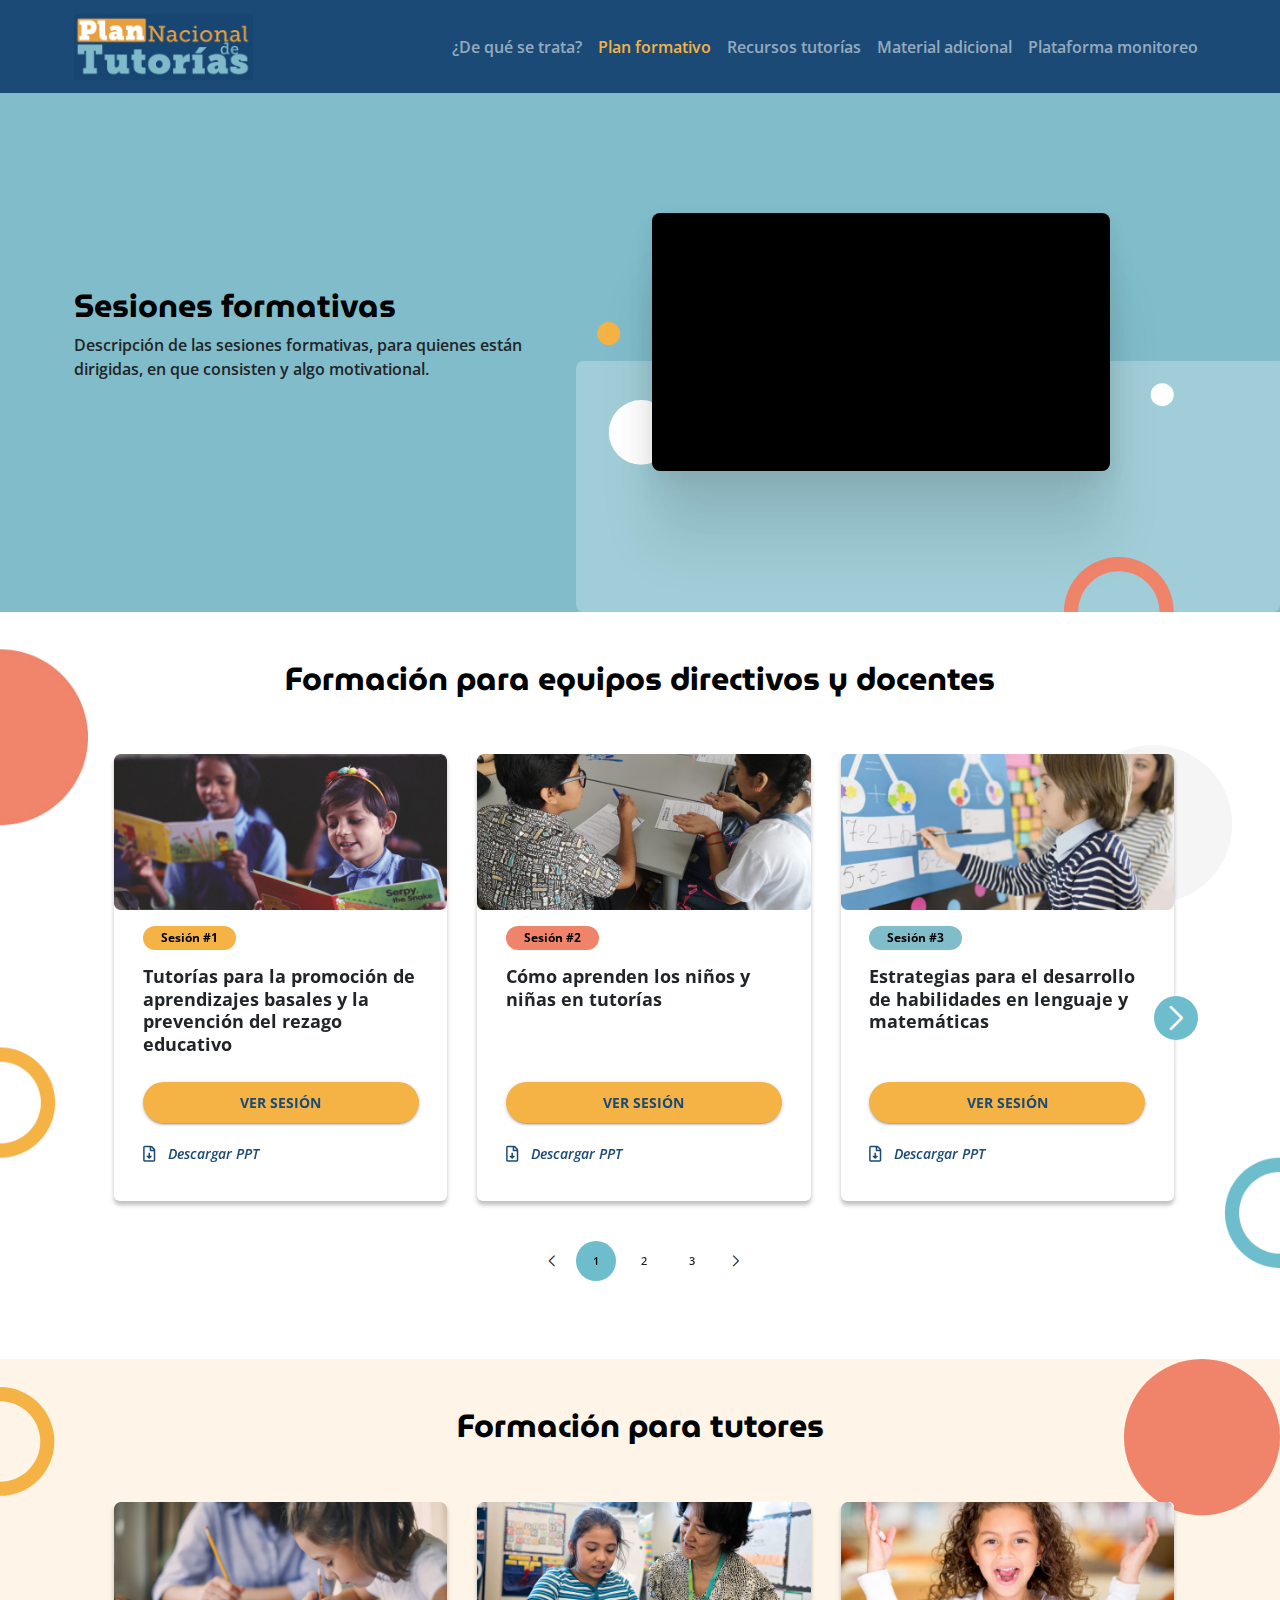
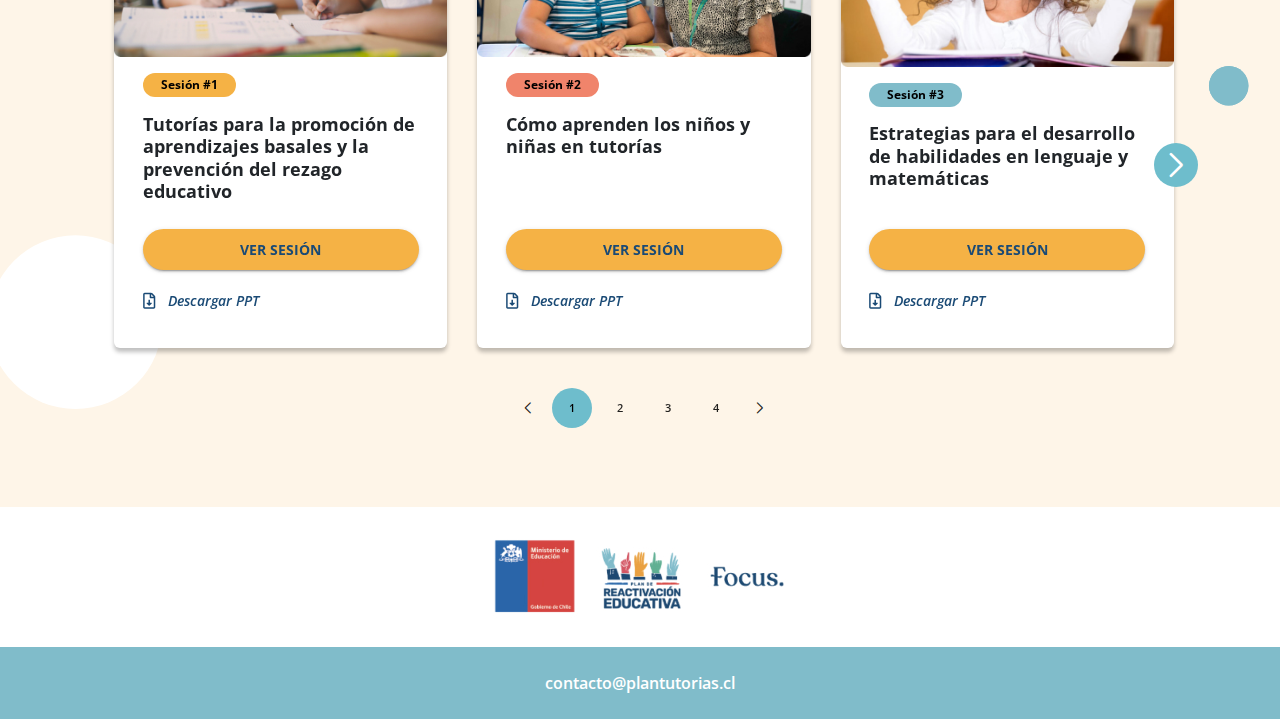
<file: index.html>
<!DOCTYPE html>
<html lang="es">

<head>
    <meta charset="UTF-8">
    <meta name="viewport" content="width=device-width, initial-scale=1.0">
    <title>Plan Nacional | Tutorías | Plan Formativo</title>
    <link href="https://cdn.jsdelivr.net/npm/bootstrap@5.3.3/dist/css/bootstrap.min.css" rel="stylesheet"
        integrity="sha384-QWTKZyjpPEjISv5WaRU9OFeRpok6YctnYmDr5pNlyT2bRjXh0JMhjY6hW+ALEwIH" crossorigin="anonymous">
    <link rel="preconnect" href="https://fonts.googleapis.com">
    <link rel="preconnect" href="https://fonts.gstatic.com" crossorigin>
    <link href="https://fonts.googleapis.com/css2?family=MuseoModerno:ital,wght@0,100..900;1,100..900&family=Open+Sans:ital,wght@0,300..800;1,300..800&display=swap" rel="stylesheet"> 
    <link rel="stylesheet" href="https://cdnjs.cloudflare.com/ajax/libs/animate.css/4.1.1/animate.min.css">
    <link rel="stylesheet" href="https://cdn.jsdelivr.net/npm/swiper@11/swiper-bundle.min.css" />
    <link rel="stylesheet" href="https://cdnjs.cloudflare.com/ajax/libs/font-awesome/5.15.4/css/all.min.css" integrity="sha512-1ycn6IcaQQ40/MKBW2W4Rhis/DbILU74C1vSrLJxCq57o941Ym01SwNsOMqvEBFlcgUa6xLiPY/NS5R+E6ztJQ==" crossorigin="anonymous" referrerpolicy="no-referrer" />    
    <link href="style.css" rel="stylesheet">
</head>

<body>

    <main>

        <nav class="navbar navbar-expand-lg navbar-dark fixed-top bg-light">
            <div class="container px-lg-1">
                <a class="navbar-brand" href="index.html">
                    <img src="assets/plan-nacional-de-tutorias-logo.jpg" alt="Plan Nacional Tutorias Logo" height="66" class="d-inline-block align-text-top"> 
                </a>
                <button class="navbar-toggler" type="button" data-bs-toggle="offcanvas" data-bs-target="#offcanvasNavbar" aria-controls="offcanvasNavbar" aria-label="Toggle navigation">
                    <span class="navbar-toggler-icon"></span>
                </button>
                <div class="offcanvas offcanvas-end" tabindex="-1" id="offcanvasNavbar" aria-labelledby="offcanvasNavbarLabel">
                    <div class="offcanvas-header" data-bs-theme="dark">
                        <h5 class="offcanvas-title d-none" id="offcanvasNavbarLabel">Offcanvas</h5> 
                        <button type="button" class="btn-close" data-bs-dismiss="offcanvas" aria-label="Close"></button>  
                    </div>
                    <div class="offcanvas-body">
                        <ul class="navbar-nav ms-auto">
                            <li class="nav-item" data-bs-dismiss="offcanvas">
                                <a class="nav-link" aria-current="true" href="index.html">¿De qué se trata?</a>
                            </li>
                            <li class="nav-item" data-bs-dismiss="offcanvas">
                                <a class="nav-link active" href="index.html">Plan formativo</a>
                            </li>
                            <li class="nav-item" data-bs-dismiss="offcanvas">
                                <a class="nav-link" href="recursos.html">Recursos tutorías</a>
                            </li>
                            <li class="nav-item" data-bs-dismiss="offcanvas">
                                <a class="nav-link" href="index.html">Material adicional</a>
                            </li>
                            <li class="nav-item" data-bs-dismiss="offcanvas">
                                <a class="nav-link" href="index.html">Plataforma monitoreo</a>
                            </li>
                        </ul>
                    </div> 
                </div> 
            </div>
        </nav> 

        <section class="hero hero-info d-flex align-items-center">
            <div class="container px-5 px-lg-1">
                <div class="row justify-content-between align-items-center">
                    <div class="col-md-10 col-lg-5 animate__animated" data-animation="animate__fadeIn">
                        <h1 class="h1">Sesiones formativas</h1>
                        <p>Descripción de las sesiones formativas, para quienes están dirigidas, en que consisten y algo motivational.</p>
                    </div>
                    <div class="col-lg-5 mx-auto">                        
                        <div class="video ratio ratio-16x9 animate__animated" data-animation="animate__fadeIn">
                            <iframe src="https://www.youtube.com/embed/J---aiyznGQ?si=P9NIise82y4rpkBO?rel=0&controls=0" title="YouTube video" allow="accelerometer; autoplay; clipboard-write; encrypted-media; gyroscope; picture-in-picture; web-share" referrerpolicy="strict-origin-when-cross-origin" allowfullscreen></iframe>
                        </div> 
                </div>
            </div> 
        </section>

        <section class="section animate__animated" data-animation="animate__fadeIn">
            <div class="container">
                <div class="row">
                    <div class="col-12">
                        <h2 class="h2 py-5 text-center">Formación para equipos directivos y docentes</h2>
                    </div>
                </div>
                <div class="row">
                    <div class="col-12">
                        <div class="swiper">
                            <div class="swiper-wrapper">
                                <div class="swiper-slide d-flex align-items-stretch">
                                    <div class="card">
                                        <img src="assets/image-1.jpg" class="card-img-top" alt="...">
                                        <div class="card-body d-flex align-items-start flex-column">
                                            <span class="badge rounded-pill badge-warning">Sesión #1</span>
                                            <h3 class="h5 card-title">Tutorías para la promoción de aprendizajes basales y la prevención del rezago educativo</h3>
                                            <a href="sesion.html" class="btn btn-primary mt-auto w-100">Ver sesión</a>
                                            <a href="#" class="card-link">
                                                Descargar PPT
                                            </a>
                                        </div>
                                    </div>
                                </div>
                                <div class="swiper-slide d-flex align-items-stretch">
                                    <div class="card">
                                        <img src="assets/image-2.jpg" class="card-img-top" alt="...">
                                        <div class="card-body d-flex align-items-start flex-column">
                                            <span class="badge rounded-pill bg-danger">Sesión #2</span>
                                            <h3 class="h5 card-title">Cómo aprenden los niños y niñas en tutorías</h3>
                                            <a href="sesion.html" class="btn btn-primary mt-auto w-100">Ver sesión</a>
                                            <a href="#" class="card-link">
                                                Descargar PPT
                                            </a>
                                        </div>
                                    </div>
                                </div>
                                <div class="swiper-slide d-flex align-items-stretch">
                                    <div class="card">
                                        <img src="assets/image-3.jpg" class="card-img-top" alt="...">
                                        <div class="card-body d-flex align-items-start flex-column">
                                            <span class="badge rounded-pill bg-info">Sesión #3</span>
                                            <h3 class="h5 card-title">Estrategias para el desarrollo de habilidades en lenguaje y matemáticas</h3>
                                            <a href="sesion.html" class="btn btn-primary mt-auto w-100">Ver sesión</a>
                                            <a href="#" class="card-link">
                                                Descargar PPT
                                            </a>
                                        </div>
                                    </div>
                                </div>
                                <div class="swiper-slide d-flex align-items-stretch">
                                    <div class="card">
                                        <img src="assets/image-4.jpg" class="card-img-top" alt="...">
                                        <div class="card-body d-flex align-items-start flex-column">
                                            <span class="badge rounded-pill badge-warning">Sesión #4</span>
                                            <h3 class="h5 card-title">Tutorías para la promoción de aprendizajes basales y la prevención del rezago educativo</h3>
                                            <a href="sesion.html" class="btn btn-primary mt-auto w-100">Ver sesión</a>
                                            <a href="#" class="card-link">
                                                Descargar PPT
                                            </a>
                                        </div>
                                    </div>
                                </div>
                                <div class="swiper-slide d-flex align-items-stretch">
                                    <div class="card">
                                        <img src="assets/image-5.jpg" class="card-img-top" alt="...">
                                        <div class="card-body d-flex align-items-start flex-column">
                                            <span class="badge rounded-pill bg-danger">Sesión #5</span>
                                            <h3 class="h5 card-title">Tutorías para la promoción de aprendizajes basales y la prevención del rezago educativo</h3>
                                            <a href="sesion.html" class="btn btn-primary mt-auto w-100">Ver sesión</a>
                                            <a href="#" class="card-link">
                                                Descargar PPT
                                            </a>
                                        </div>
                                    </div>
                                </div> 
                            </div> 
                            <div class="append-buttons">
                                <a href="#" class="prepend-slide"> </a>  
                                <div class="swiper-pagination"></div>   
                                <a href="#" class="append-slide"> </a> 
                            </div>
                            <div class="swiper-button-prev"></div>
                            <div class="swiper-button-next"></div> 
                        </div>
                    </div> 
                </div>
            </div>
        </section>

        <section class="section bg-secondary animate__animated" data-animation="animate__fadeIn">
            <div class="container">
                <div class="row">
                    <div class="col-12">
                        <h2 class="h2 py-5 text-center">Formación para tutores</h2>
                    </div>
                </div>
                <div class="row">
                    <div class="col-12">
                        <div class="swiper">
                            <div class="swiper-wrapper">
                                <div class="swiper-slide d-flex align-items-stretch">
                                    <div class="card">
                                        <img src="assets/image-4.jpg" class="card-img-top" alt="...">
                                        <div class="card-body d-flex align-items-start flex-column">
                                            <span class="badge rounded-pill badge-warning">Sesión #1</span>
                                            <h3 class="h5 card-title">Tutorías para la promoción de aprendizajes basales y la prevención del rezago educativo</h3>
                                            <a href="sesion.html" class="btn btn-primary mt-auto w-100">Ver sesión</a>
                                            <a href="#" class="card-link">
                                                Descargar PPT
                                            </a>
                                        </div>
                                    </div>
                                </div>
                                <div class="swiper-slide d-flex align-items-stretch">
                                    <div class="card">
                                        <img src="assets/image-5.jpg" class="card-img-top" alt="...">
                                        <div class="card-body d-flex align-items-start flex-column">
                                            <span class="badge rounded-pill badge-danger">Sesión #2</span>
                                            <h3 class="h5 card-title">Cómo aprenden los niños y niñas en tutorías</h3>
                                            <a href="sesion.html" class="btn btn-primary mt-auto w-100">Ver sesión</a>
                                            <a href="#" class="card-link">
                                                Descargar PPT
                                            </a>
                                        </div>
                                    </div>
                                </div>
                                <div class="swiper-slide d-flex align-items-stretch">
                                    <div class="card">
                                        <img src="assets/image-6.jpg" class="card-img-top" alt="...">
                                        <div class="card-body d-flex align-items-start flex-column">
                                            <span class="badge rounded-pill badge-info">Sesión #3</span>
                                            <h3 class="h5 card-title">Estrategias para el desarrollo de habilidades en lenguaje y matemáticas</h3>
                                            <a href="sesion.html" class="btn btn-primary mt-auto w-100">Ver sesión</a>
                                            <a href="#" class="card-link">
                                                Descargar PPT
                                            </a>
                                        </div>
                                    </div>
                                </div>
                                <div class="swiper-slide d-flex align-items-stretch">
                                    <div class="card">
                                        <img src="assets/image-1.jpg" class="card-img-top" alt="...">
                                        <div class="card-body d-flex align-items-start flex-column">
                                            <span class="badge rounded-pill badge-warning">Sesión #1</span>
                                            <h3 class="h5 card-title">Tutorías para la promoción de aprendizajes basales y la prevención del rezago educativo</h3>
                                            <a href="sesion.html" class="btn btn-primary mt-auto w-100">Ver sesión</a>
                                            <a href="#" class="card-link">
                                                Descargar PPT
                                            </a>
                                        </div>
                                    </div>
                                </div>
                                <div class="swiper-slide d-flex align-items-stretch">
                                    <div class="card">
                                        <img src="assets/image-1.jpg" class="card-img-top" alt="...">
                                        <div class="card-body d-flex align-items-start flex-column">
                                            <span class="badge rounded-pill badge-warning">Sesión #1</span>
                                            <h3 class="h5 card-title">Tutorías para la promoción de aprendizajes basales y la prevención del rezago educativo</h3>
                                            <a href="sesion.html" class="btn btn-primary mt-auto w-100">Ver sesión</a>
                                            <a href="#" class="card-link">
                                                Descargar PPT
                                            </a>
                                        </div>
                                    </div>
                                </div>
                                <div class="swiper-slide d-flex align-items-stretch">
                                    <div class="card">
                                        <img src="assets/image-1.jpg" class="card-img-top" alt="...">
                                        <div class="card-body d-flex align-items-start flex-column">
                                            <span class="badge rounded-pill badge-warning">Sesión #1</span>
                                            <h3 class="h5 card-title">Tutorías para la promoción de aprendizajes basales y la prevención del rezago educativo</h3>
                                            <a href="sesion.html" class="btn btn-primary mt-auto w-100">Ver sesión</a>
                                            <a href="#" class="card-link">
                                                Descargar PPT
                                            </a>
                                        </div>
                                    </div>
                                </div>
                            </div> 
                            <div class="append-buttons">
                                <a href="#" class="prepend-slide"> </a>  
                                <div class="swiper-pagination"></div>   
                                <a href="#" class="append-slide"> </a> 
                            </div>
                            <div class="swiper-button-prev"></div>
                            <div class="swiper-button-next"></div> 
                        </div>
                    </div> 
                </div>
            </div>
        </section>

        <footer>
            
            <div class="container">
                <div class="row">
                    <div class="col py-4 text-center">
                        <img src="assets/logos-footer.jpg" alt="">
                    </div>
                </div>
            </div> 

            <div class="footer py-4">
                <div class="container px-5 px-lg-1">
                    <div class="row"> 
                        <div class="col">
                            <p class="text-white text-center m-0">contacto@plantutorias.cl</p>
                        </div>
                    </div>
                </div>
            </div>

        </footer> 

    </main>

    <script src="https://cdn.jsdelivr.net/npm/bootstrap@5.3.3/dist/js/bootstrap.bundle.min.js"
        integrity="sha384-YvpcrYf0tY3lHB60NNkmXc5s9fDVZLESaAA55NDzOxhy9GkcIdslK1eN7N6jIeHz"
        crossorigin="anonymous"></script>
    <script src="https://cdn.jsdelivr.net/npm/swiper@11/swiper-bundle.min.js"></script>
    <script src="main.js"></script>

</body>

</html>
</file>
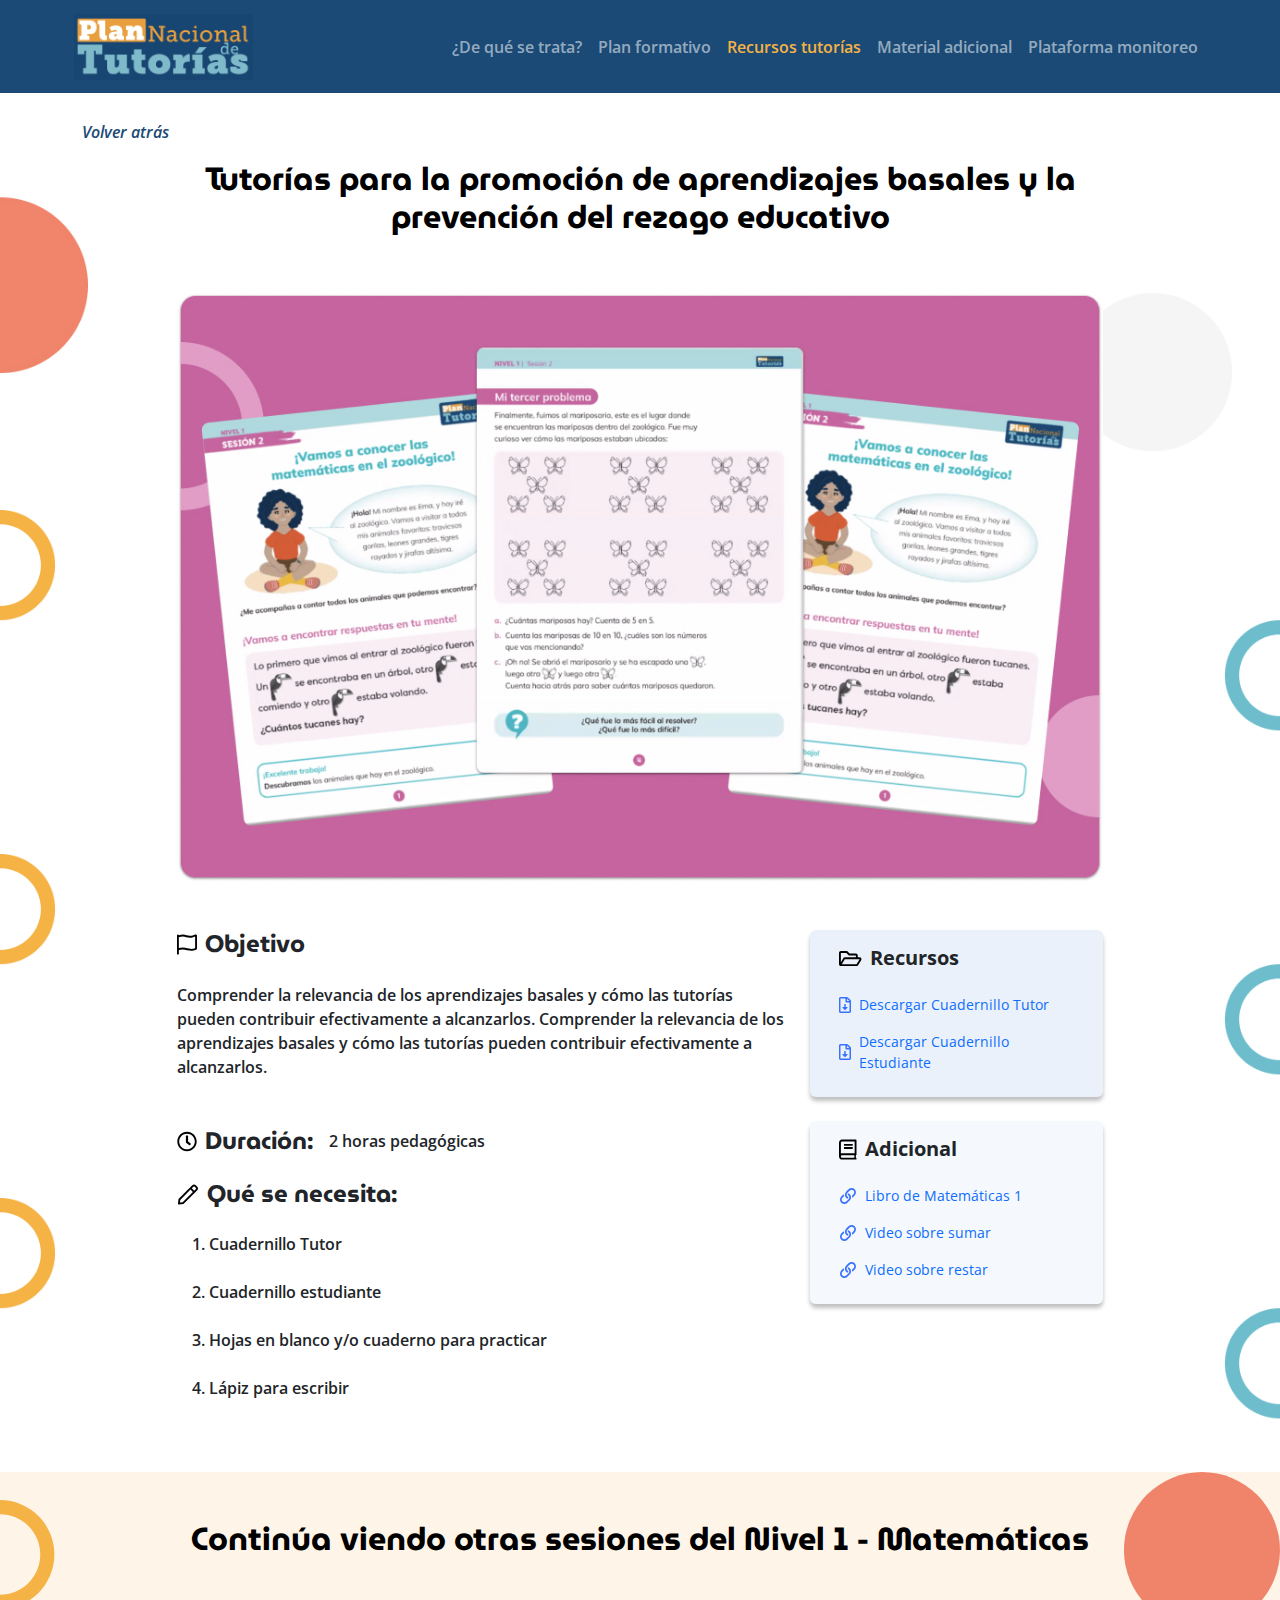
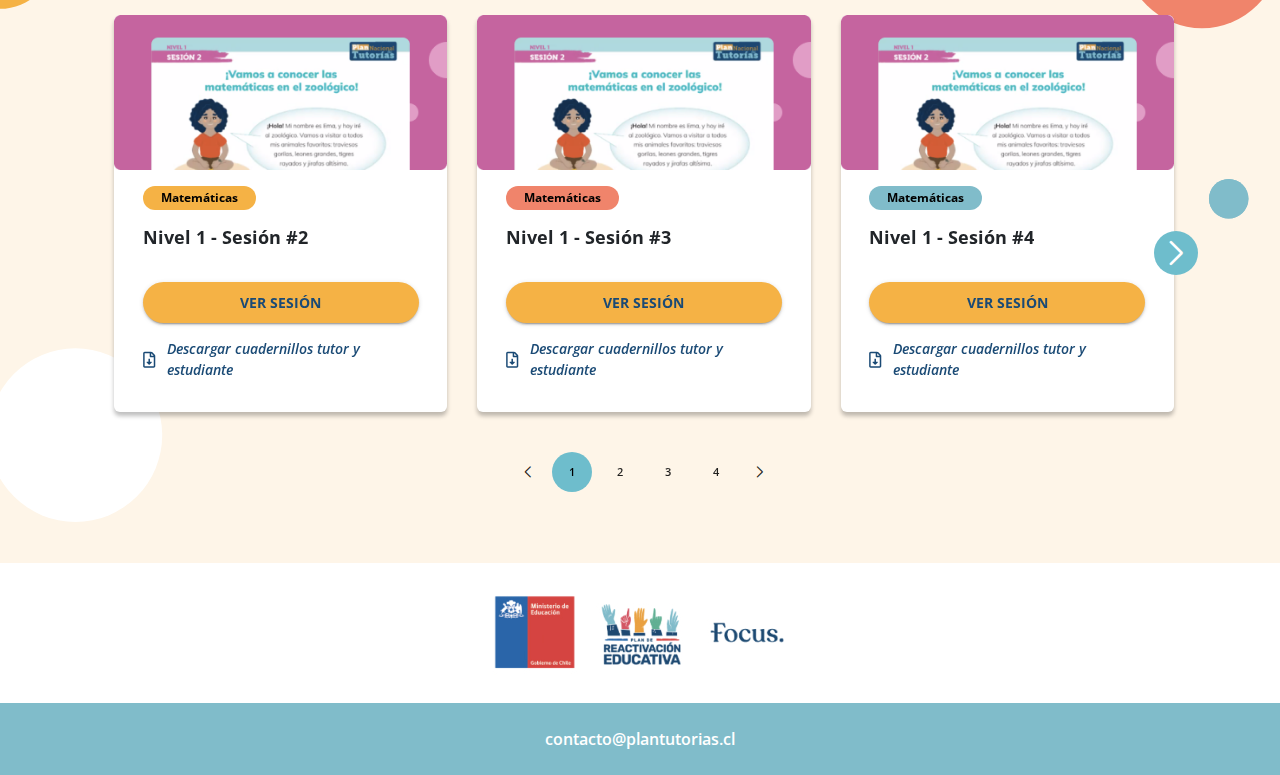
<file: recursos-sesion.html>
<!DOCTYPE html>
<html lang="es">

<head>
    <meta charset="UTF-8">
    <meta name="viewport" content="width=device-width, initial-scale=1.0">
    <title>Plan Nacional | Tutorías | Recursos</title>
    <link href="https://cdn.jsdelivr.net/npm/bootstrap@5.3.3/dist/css/bootstrap.min.css" rel="stylesheet"
        integrity="sha384-QWTKZyjpPEjISv5WaRU9OFeRpok6YctnYmDr5pNlyT2bRjXh0JMhjY6hW+ALEwIH" crossorigin="anonymous">
    <link rel="preconnect" href="https://fonts.googleapis.com">
    <link rel="preconnect" href="https://fonts.gstatic.com" crossorigin>
    <link href="https://fonts.googleapis.com/css2?family=MuseoModerno:ital,wght@0,100..900;1,100..900&family=Open+Sans:ital,wght@0,300..800;1,300..800&display=swap" rel="stylesheet"> 
    <link rel="stylesheet" href="https://cdnjs.cloudflare.com/ajax/libs/animate.css/4.1.1/animate.min.css">
    <link rel="stylesheet" href="https://cdn.jsdelivr.net/npm/swiper@11/swiper-bundle.min.css" />
    <link rel="stylesheet" href="https://cdnjs.cloudflare.com/ajax/libs/font-awesome/5.15.4/css/all.min.css" integrity="sha512-1ycn6IcaQQ40/MKBW2W4Rhis/DbILU74C1vSrLJxCq57o941Ym01SwNsOMqvEBFlcgUa6xLiPY/NS5R+E6ztJQ==" crossorigin="anonymous" referrerpolicy="no-referrer" />    
    <link href="style.css" rel="stylesheet">
</head>

<body>

    <main>

        <nav class="navbar navbar-expand-lg navbar-dark fixed-top bg-light">
            <div class="container px-lg-1">
                <a class="navbar-brand" href="index.html">
                    <img src="assets/plan-nacional-de-tutorias-logo.jpg" alt="Plan Nacional Tutorias Logo" height="66" class="d-inline-block align-text-top"> 
                </a>
                <button class="navbar-toggler" type="button" data-bs-toggle="offcanvas" data-bs-target="#offcanvasNavbar" aria-controls="offcanvasNavbar" aria-label="Toggle navigation">
                    <span class="navbar-toggler-icon"></span>
                </button>
                <div class="offcanvas offcanvas-end" tabindex="-1" id="offcanvasNavbar" aria-labelledby="offcanvasNavbarLabel">
                    <div class="offcanvas-header" data-bs-theme="dark">
                        <h5 class="offcanvas-title d-none" id="offcanvasNavbarLabel">Offcanvas</h5> 
                        <button type="button" class="btn-close" data-bs-dismiss="offcanvas" aria-label="Close"></button>  
                    </div>
                    <div class="offcanvas-body">
                        <ul class="navbar-nav ms-auto">
                            <li class="nav-item" data-bs-dismiss="offcanvas">
                                <a class="nav-link" aria-current="true" href="index.html">¿De qué se trata?</a>
                            </li>
                            <li class="nav-item" data-bs-dismiss="offcanvas">
                                <a class="nav-link" href="index.html">Plan formativo</a>
                            </li>
                            <li class="nav-item" data-bs-dismiss="offcanvas">
                                <a class="nav-link active" href="recursos.html">Recursos tutorías</a>
                            </li>
                            <li class="nav-item" data-bs-dismiss="offcanvas">
                                <a class="nav-link" href="index.html">Material adicional</a>
                            </li>
                            <li class="nav-item" data-bs-dismiss="offcanvas">
                                <a class="nav-link" href="index.html">Plataforma monitoreo</a>
                            </li>
                        </ul>
                    </div> 
                </div> 
            </div>
        </nav> 

        <nav aria-label="breadcrumb">
            <div class="container mt-5">
                <div class="row">
                    <div class="col-12">
                        <ol class="breadcrumb">
                            <li class="breadcrumb-item active" aria-current="page">
                                <a href="index.html" class="text-italic text-decoration-none">Volver atrás</a>
                            </li>
                        </ol>
                    </div>
                </div>
            </div>
        </nav>

        <section class="section mb-5">
            <div class="container">
                <div class="row">
                    <div class="col-lg-10 mx-auto">

                        <div class="row">
                            <div class="col-12">
                                <h2 class="h2 pb-5 text-center">Tutorías para la promoción de aprendizajes basales y la prevención del rezago educativo</h2>
                            </div>
                        </div>
                        <div class="row mb-5">
                            <div class="col-12">
                                <img src="assets/image-7-big.jpg" alt="" class="w-100"/>
                            </div>
                        </div>
                        <div class="row justify-content-between">
                            <div class="col-lg-8">
                                <h6 class="h6 mb-4">
                                    <img src="assets/icons/flag.svg" alt=""/>
                                    Objetivo
                                </h6>
                                <p class="mb-5">Comprender la relevancia de los aprendizajes basales y cómo las tutorías pueden contribuir efectivamente a alcanzarlos. Comprender la relevancia de los aprendizajes basales y cómo las tutorías pueden contribuir efectivamente a alcanzarlos.</p>
                                <div class="mb-4 d-flex align-items-center">
                                    <h6 class="h6 mb-0 me-3">
                                        <img src="assets/icons/clock.svg" alt=""/>
                                        Duración:
                                    </h6> 
                                    <span>2 horas pedagógicas</span> 
                                </div>
                                <h6 class="h6 mb-4">
                                    <img src="assets/icons/pen.svg" alt=""/>
                                    Qué se necesita:
                                </h6>
                                <ol class="ms-0">
                                    <li class="mb-4">Cuadernillo Tutor</li>
                                    <li class="mb-4">Cuadernillo estudiante</li>
                                    <li class="mb-4">Hojas en blanco y/o cuaderno para practicar</li>
                                    <li class="mb-4">Lápiz para escribir</li>
                                </ol>
                            </div>
                            <div class="col-lg-4">
                                <div class="card bg-grey mb-4">
                                    <div class="card-body">
                                        <h5 class="card-title fw-bold mb-3">
                                            <img src="assets/icons/folder.svg" alt=""/>
                                            Recursos
                                        </h5> 
                                        <ul class="list-group list-group-flush">
                                            <li class="list-group-item">
                                                <a href="#">
                                                    <img src="assets/icons/download-blue.svg" alt=""/>
                                                    Descargar Cuadernillo Tutor
                                                </a>
                                            </li>
                                            <li class="list-group-item">
                                                <a href="#">
                                                    <img src="assets/icons/download-blue.svg" alt=""/>
                                                    Descargar Cuadernillo Estudiante
                                                </a>
                                            </li>
                                        </ul>
                                    </div>
                                </div>
                                <div class="card bg-light-grey">
                                    <div class="card-body">
                                        <h5 class="card-title fw-bold mb-3">
                                            <img src="assets/icons/book.svg" alt=""/>
                                            Adicional
                                        </h5>
                                        <ul class="list-group list-group-flush">
                                            <li class="list-group-item">
                                                <a href="#">
                                                    <img src="assets/icons/link.svg" alt=""/>
                                                    Libro de Matemáticas 1
                                                </a>
                                            </li>
                                            <li class="list-group-item">
                                                <a href="#">
                                                    <img src="assets/icons/link.svg" alt=""/>
                                                    Video sobre sumar
                                                </a>
                                            </li>
                                            <li class="list-group-item">
                                                <a href="#">
                                                    <img src="assets/icons/link.svg" alt=""/>
                                                    Video sobre restar
                                                </a>
                                            </li>
                                        </ul>
                                    </div>
                                </div>
                            </div>
                        </div>
                    </div>
                </div>
            </div>
        </section>

        <section class="section bg-secondary">
            <div class="container">
                <div class="row">
                    <div class="col-12">
                        <h2 class="h2 py-5 text-center">Continúa viendo otras sesiones del Nivel 1 - Matemáticas</h2>
                    </div>
                </div>
                <div class="row">
                    <div class="col-12">
                        <div class="swiper">
                            <div class="swiper-wrapper">
                                <div class="swiper-slide d-flex align-items-stretch">
                                    <div class="card">
                                        <img src="assets/image-sesion.png" class="card-img-top" alt="...">
                                        <div class="card-body d-flex align-items-start flex-column">
                                            <span class="badge rounded-pill badge-warning">Matemáticas</span>
                                            <h3 class="h5 card-title">Nivel 1 - Sesión #2</h3>
                                            <a href="#" class="btn btn-primary mt-auto w-100">Ver sesión</a>
                                            <a href="#" class="card-link">
                                                Descargar cuadernillos tutor y estudiante
                                            </a>
                                        </div>
                                    </div>
                                </div>
                                <div class="swiper-slide d-flex align-items-stretch">
                                    <div class="card">
                                        <img src="assets/image-sesion.png" class="card-img-top" alt="...">
                                        <div class="card-body d-flex align-items-start flex-column">
                                            <span class="badge rounded-pill badge-danger">Matemáticas</span>
                                            <h3 class="h5 card-title">Nivel 1 - Sesión #3</h3>
                                            <a href="#" class="btn btn-primary mt-auto w-100">Ver sesión</a>
                                            <a href="#" class="card-link">
                                                Descargar cuadernillos tutor y estudiante
                                            </a>
                                        </div>
                                    </div>
                                </div>
                                <div class="swiper-slide d-flex align-items-stretch">
                                    <div class="card">
                                        <img src="assets/image-sesion.png" class="card-img-top" alt="...">
                                        <div class="card-body d-flex align-items-start flex-column">
                                            <span class="badge rounded-pill badge-info">Matemáticas</span>
                                            <h3 class="h5 card-title">Nivel 1 - Sesión #4</h3>
                                            <a href="#" class="btn btn-primary mt-auto w-100">Ver sesión</a>
                                            <a href="#" class="card-link">
                                                Descargar cuadernillos tutor y estudiante
                                            </a>
                                        </div>
                                    </div>
                                </div>
                                <div class="swiper-slide d-flex align-items-stretch">
                                    <div class="card">
                                        <img src="assets/image-sesion.png" class="card-img-top" alt="...">
                                        <div class="card-body d-flex align-items-start flex-column">
                                            <span class="badge rounded-pill badge-warning">Matemáticas</span>
                                            <h3 class="h5 card-title">Nivel 1 - Sesión #4</h3>
                                            <a href="#" class="btn btn-primary mt-auto w-100">Ver sesión</a>
                                            <a href="#" class="card-link">
                                                Descargar cuadernillos tutor y estudiante
                                            </a>
                                        </div>
                                    </div>
                                </div>
                                <div class="swiper-slide d-flex align-items-stretch">
                                    <div class="card">
                                        <img src="assets/image-sesion.png" class="card-img-top" alt="...">
                                        <div class="card-body d-flex align-items-start flex-column">
                                            <span class="badge rounded-pill badge-warning">Matemáticas</span>
                                            <h3 class="h5 card-title">Nivel 1 - Sesión #4</h3>
                                            <a href="#" class="btn btn-primary mt-auto w-100">Ver sesión</a>
                                            <a href="#" class="card-link">
                                                Descargar cuadernillos tutor y estudiante
                                            </a>
                                        </div>
                                    </div>
                                </div>
                                <div class="swiper-slide d-flex align-items-stretch">
                                    <div class="card">
                                        <img src="assets/image-sesion.png" class="card-img-top" alt="...">
                                        <div class="card-body d-flex align-items-start flex-column">
                                            <span class="badge rounded-pill badge-warning">Matemáticas</span>
                                            <h3 class="h5 card-title">Nivel 1 - Sesión #4</h3>
                                            <a href="#" class="btn btn-primary mt-auto w-100">Ver sesión</a>
                                            <a href="#" class="card-link">
                                                Descargar cuadernillos tutor y estudiante
                                            </a>
                                        </div>
                                    </div>
                                </div>
                            </div> 
                            <div class="append-buttons">
                                <a href="#" class="prepend-slide"> </a>  
                                <div class="swiper-pagination"></div>   
                                <a href="#" class="append-slide"> </a> 
                            </div>
                            <div class="swiper-button-prev"></div>
                            <div class="swiper-button-next"></div> 
                        </div>
                    </div> 
                </div>
            </div>
        </section>

        <footer>
            
            <div class="container">
                <div class="row">
                    <div class="col py-4 text-center">
                        <img src="assets/logos-footer.jpg" alt="">
                    </div>
                </div>
            </div> 

            <div class="footer py-4">
                <div class="container px-5 px-lg-1">
                    <div class="row"> 
                        <div class="col">
                            <p class="text-white text-center m-0">contacto@plantutorias.cl</p>
                        </div>
                    </div>
                </div>
            </div>

        </footer> 

    </main>

    <script src="https://cdn.jsdelivr.net/npm/bootstrap@5.3.3/dist/js/bootstrap.bundle.min.js"
        integrity="sha384-YvpcrYf0tY3lHB60NNkmXc5s9fDVZLESaAA55NDzOxhy9GkcIdslK1eN7N6jIeHz"
        crossorigin="anonymous"></script>
    <script src="https://cdn.jsdelivr.net/npm/swiper@11/swiper-bundle.min.js"></script>
    <script src="main.js"></script>

</body>

</html>
</file>
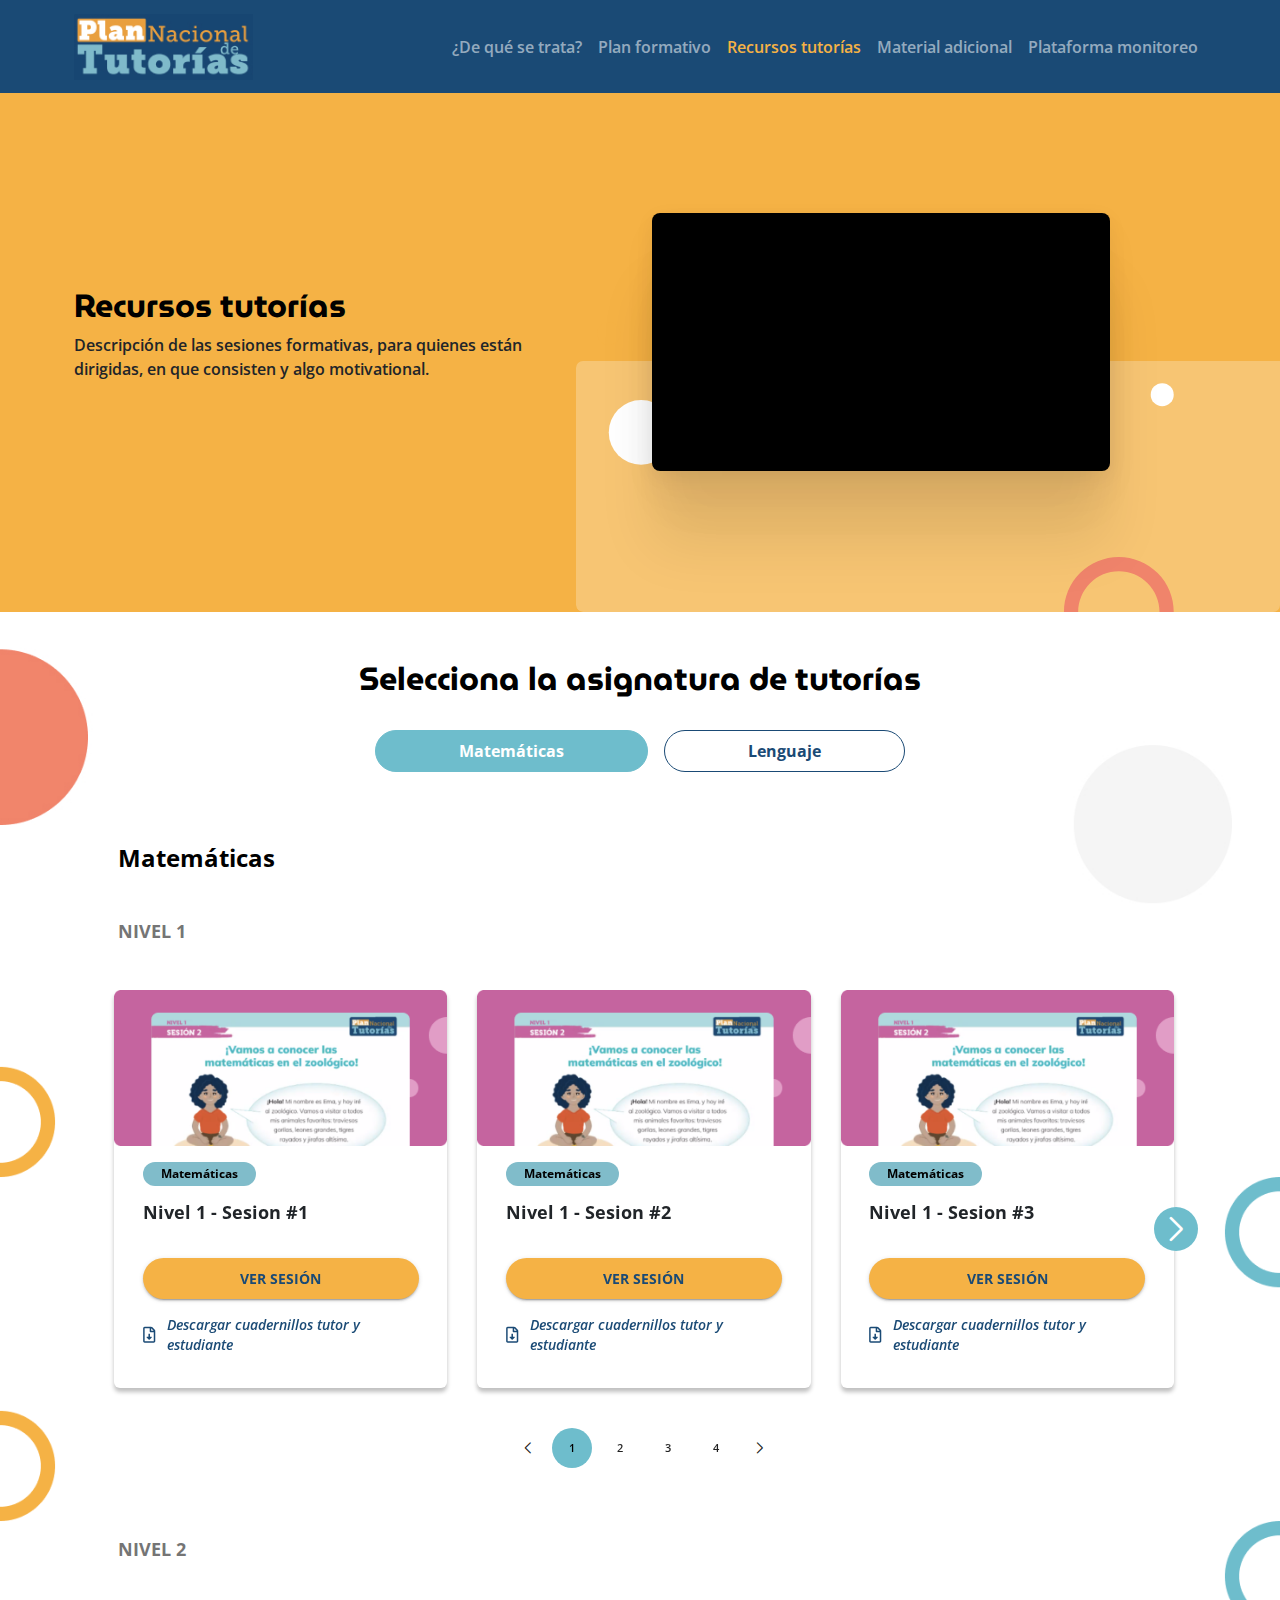
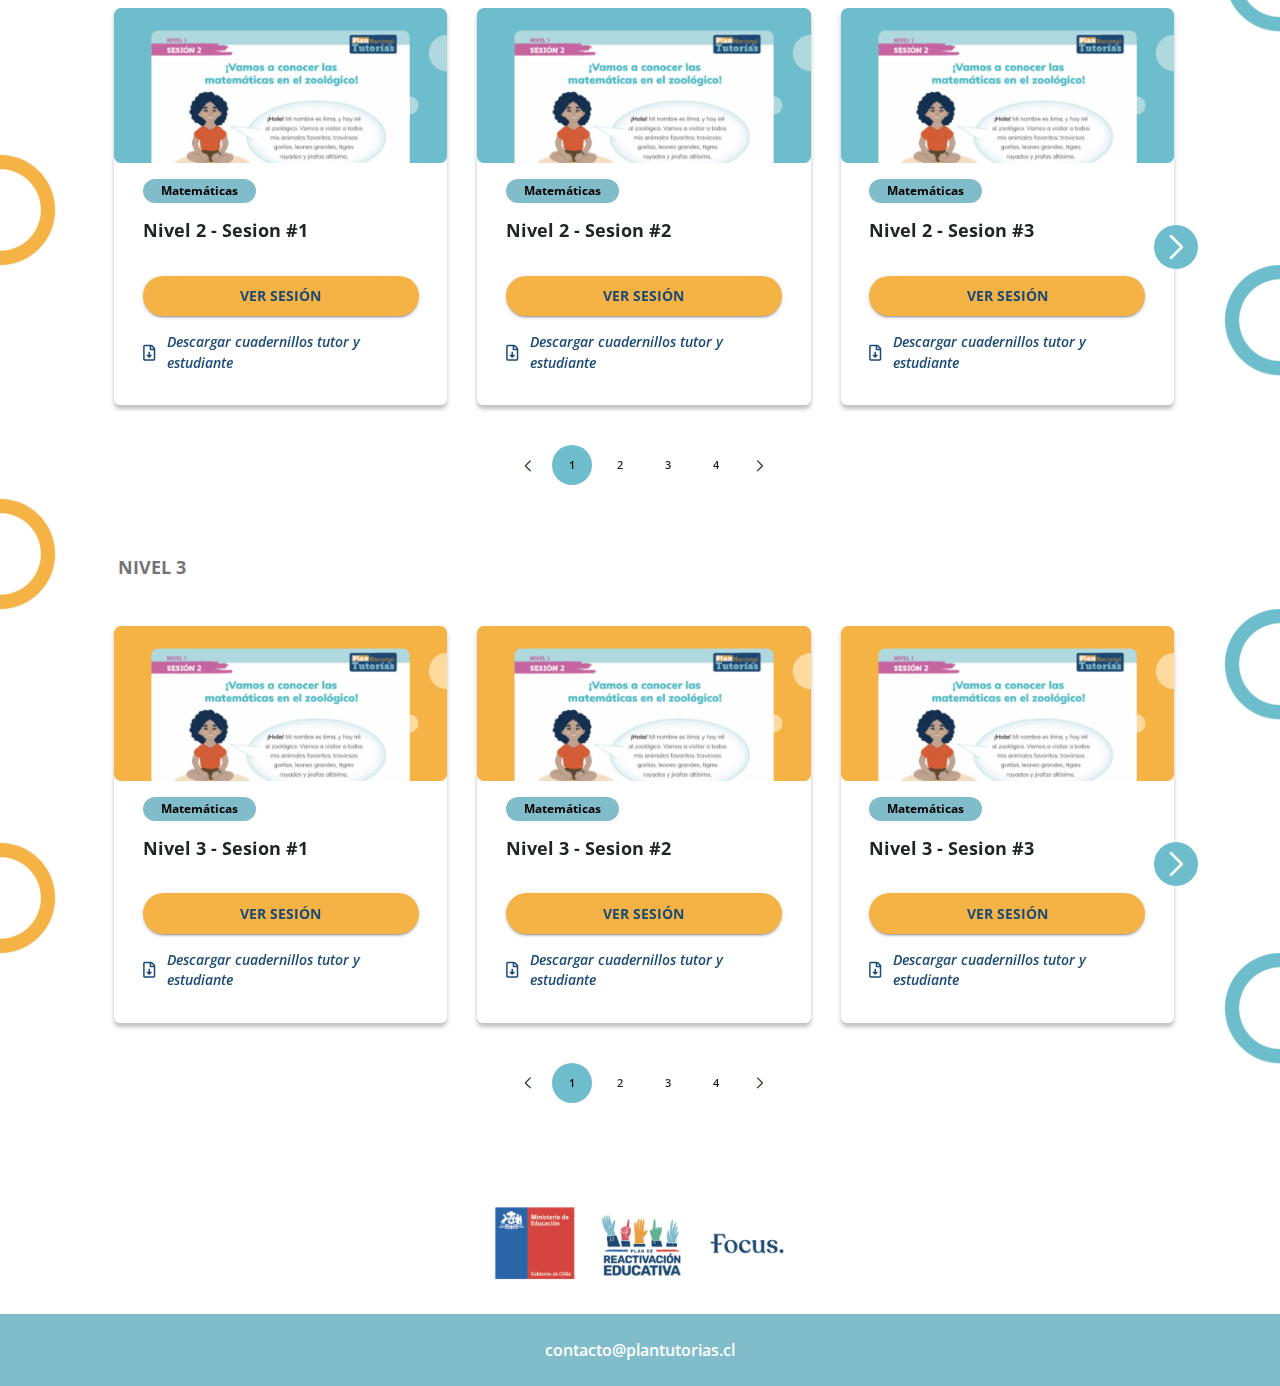
<file: recursos.html>
<!DOCTYPE html>
<html lang="es">

<head>
    <meta charset="UTF-8">
    <meta name="viewport" content="width=device-width, initial-scale=1.0">
    <title>Plan Nacional | Tutorías | Recursos Formación</title>
    <link href="https://cdn.jsdelivr.net/npm/bootstrap@5.3.3/dist/css/bootstrap.min.css" rel="stylesheet"
        integrity="sha384-QWTKZyjpPEjISv5WaRU9OFeRpok6YctnYmDr5pNlyT2bRjXh0JMhjY6hW+ALEwIH" crossorigin="anonymous">
    <link rel="preconnect" href="https://fonts.googleapis.com">
    <link rel="preconnect" href="https://fonts.gstatic.com" crossorigin>
    <link href="https://fonts.googleapis.com/css2?family=MuseoModerno:ital,wght@0,100..900;1,100..900&family=Open+Sans:ital,wght@0,300..800;1,300..800&display=swap" rel="stylesheet"> 
    <link rel="stylesheet" href="https://cdnjs.cloudflare.com/ajax/libs/animate.css/4.1.1/animate.min.css">
    <link rel="stylesheet" href="https://cdn.jsdelivr.net/npm/swiper@11/swiper-bundle.min.css" />
    <link rel="stylesheet" href="https://cdnjs.cloudflare.com/ajax/libs/font-awesome/5.15.4/css/all.min.css" integrity="sha512-1ycn6IcaQQ40/MKBW2W4Rhis/DbILU74C1vSrLJxCq57o941Ym01SwNsOMqvEBFlcgUa6xLiPY/NS5R+E6ztJQ==" crossorigin="anonymous" referrerpolicy="no-referrer" />    
    <link href="style.css" rel="stylesheet">
</head>

<body>

    <main>

        <nav class="navbar navbar-expand-lg navbar-dark fixed-top bg-light">
            <div class="container px-lg-1">
                <a class="navbar-brand" href="index.html">
                    <img src="assets/plan-nacional-de-tutorias-logo.jpg" alt="Plan Nacional Tutorias Logo" height="66" class="d-inline-block align-text-top"> 
                </a>
                <button class="navbar-toggler" type="button" data-bs-toggle="offcanvas" data-bs-target="#offcanvasNavbar" aria-controls="offcanvasNavbar" aria-label="Toggle navigation">
                    <span class="navbar-toggler-icon"></span>
                </button>
                <div class="offcanvas offcanvas-end" tabindex="-1" id="offcanvasNavbar" aria-labelledby="offcanvasNavbarLabel">
                    <div class="offcanvas-header" data-bs-theme="dark">
                        <h5 class="offcanvas-title d-none" id="offcanvasNavbarLabel">Offcanvas</h5> 
                        <button type="button" class="btn-close" data-bs-dismiss="offcanvas" aria-label="Close"></button>  
                    </div>
                    <div class="offcanvas-body">
                        <ul class="navbar-nav ms-auto">
                            <li class="nav-item" data-bs-dismiss="offcanvas">
                                <a class="nav-link" aria-current="true" href="index.html">¿De qué se trata?</a>
                            </li>
                            <li class="nav-item" data-bs-dismiss="offcanvas">
                                <a class="nav-link" href="index.html">Plan formativo</a>
                            </li>
                            <li class="nav-item" data-bs-dismiss="offcanvas">
                                <a class="nav-link active" href="recursos.html">Recursos tutorías</a>
                            </li>
                            <li class="nav-item" data-bs-dismiss="offcanvas">
                                <a class="nav-link" href="index.html">Material adicional</a>
                            </li>
                            <li class="nav-item" data-bs-dismiss="offcanvas">
                                <a class="nav-link" href="index.html">Plataforma monitoreo</a>
                            </li>
                        </ul>
                    </div> 
                </div> 
            </div>
        </nav> 

        <section class="hero hero-warning d-flex align-items-center">
            <div class="container px-5 px-lg-1">
                <div class="row justify-content-between align-items-center">
                    <div class="col-md-10 col-lg-5 animate__animated" data-animation="animate__fadeIn">
                        <h1 class="h1">Recursos tutorías</h1>
                        <p>Descripción de las sesiones formativas, para quienes están dirigidas, en que consisten y algo motivational. </p>
                    </div>
                    <div class="col-lg-5 mx-auto">                        
                        <div class="video ratio ratio-16x9 animate__animated" data-animation="animate__fadeIn">
                            <iframe src="https://www.youtube.com/embed/J---aiyznGQ?si=P9NIise82y4rpkBO?rel=0&controls=0" title="YouTube video" allow="accelerometer; autoplay; clipboard-write; encrypted-media; gyroscope; picture-in-picture; web-share" referrerpolicy="strict-origin-when-cross-origin" allowfullscreen></iframe>
                        </div> 
                    </div> 
                </div>
            </div> 
        </section>

        <section class="section">
            <div class="container">
                <div class="row">
                    <div class="col-12">
                        <h2 class="h2 pt-5 pb-4 text-center">Selecciona la asignatura de tutorías</h2>
                    </div>
                </div>  
                <div class="row">
                    <div class="col-lg-6 mx-auto mb-5">
                        <ul class="nav nav-pills nav-fill mb-4" id="pills-tab" role="tablist">
                            <li class="nav-item" role="presentation">
                                <button class="nav-link active" id="pills-home-tab" data-bs-toggle="pill" data-bs-target="#pills-home" type="button" role="tab" aria-controls="pills-home" aria-selected="true">Matemáticas</button>
                            </li>
                            <li class="nav-item" role="presentation">
                                <button class="nav-link" id="pills-profile-tab" data-bs-toggle="pill" data-bs-target="#pills-profile" type="button" role="tab" aria-controls="pills-profile" aria-selected="false">Lenguaje</button>
                            </li> 
                        </ul>
                    </div>  
                </div>  
                <div class="tab-content" id="pills-tabContent">
                    <div class="tab-pane fade show active" id="pills-home" role="tabpanel" aria-labelledby="pills-home-tab" tabindex="0"> 
                        <div class="row">
                            <div class="col-12 px-5">
                                <h3 class="h3 mb-5">Matemáticas</h3> 
                            </div>
                            <div class="col-12 px-5">
                                <h4 class="h4 mb-5 text-uppercase">Nivel 1</h4> 
                            </div>
                            <div class="col-12">
                                <div class="swiper">
                                    <div class="swiper-wrapper">
                                        <div class="swiper-slide d-flex align-items-stretch">
                                            <div class="card">
                                                <img src="assets/image-sesion.png" class="card-img-top" alt="...">
                                                <div class="card-body d-flex align-items-start flex-column">
                                                    <span class="badge rounded-pill badge-info">Matemáticas</span>
                                                    <h3 class="h5 card-title">Nivel 1 - Sesion #1</h3>
                                                    <a href="recursos-sesion.html" class="btn btn-primary mt-auto w-100">Ver sesión</a>
                                                    <a href="#" class="card-link">
                                                        Descargar cuadernillos tutor y estudiante
                                                    </a>
                                                </div>
                                            </div>
                                        </div>
                                        <div class="swiper-slide d-flex align-items-stretch">
                                            <div class="card">
                                                <img src="assets/image-sesion.png" class="card-img-top" alt="...">
                                                <div class="card-body d-flex align-items-start flex-column">
                                                    <span class="badge rounded-pill badge-info">Matemáticas</span>
                                                    <h3 class="h5 card-title">Nivel 1 - Sesion #2</h3>
                                                    <a href="recursos-sesion.html" class="btn btn-primary mt-auto w-100">Ver sesión</a>
                                                    <a href="#" class="card-link">
                                                        Descargar cuadernillos tutor y estudiante
                                                    </a>
                                                </div>
                                            </div>
                                        </div>
                                        <div class="swiper-slide d-flex align-items-stretch">
                                            <div class="card">
                                                <img src="assets/image-sesion.png" class="card-img-top" alt="...">
                                                <div class="card-body d-flex align-items-start flex-column">
                                                    <span class="badge rounded-pill badge-info">Matemáticas</span>
                                                    <h3 class="h5 card-title">Nivel 1 - Sesion #3</h3>
                                                    <a href="recursos-sesion.html" class="btn btn-primary mt-auto w-100">Ver sesión</a>
                                                    <a href="#" class="card-link">
                                                        Descargar cuadernillos tutor y estudiante
                                                    </a>
                                                </div>
                                            </div>
                                        </div>
                                        <div class="swiper-slide d-flex align-items-stretch">
                                            <div class="card">
                                                <img src="assets/image-sesion.png" class="card-img-top" alt="...">
                                                <div class="card-body d-flex align-items-start flex-column">
                                                    <span class="badge rounded-pill badge-info">Matemáticas</span>
                                                    <h3 class="h5 card-title">Nivel 1 - Sesion #4</h3>
                                                    <a href="recursos-sesion.html" class="btn btn-primary mt-auto w-100">Ver sesión</a>
                                                    <a href="#" class="card-link">
                                                        Descargar cuadernillos tutor y estudiante
                                                    </a>
                                                </div>
                                            </div>
                                        </div>
                                        <div class="swiper-slide d-flex align-items-stretch">
                                            <div class="card">
                                                <img src="assets/image-sesion.png" class="card-img-top" alt="...">
                                                <div class="card-body d-flex align-items-start flex-column">
                                                    <span class="badge rounded-pill badge-info">Matemáticas</span>
                                                    <h3 class="h5 card-title">Nivel 1 - Sesion #5</h3>
                                                    <a href="recursos-sesion.html" class="btn btn-primary mt-auto w-100">Ver sesión</a>
                                                    <a href="#" class="card-link">
                                                        Descargar cuadernillos tutor y estudiante
                                                    </a>
                                                </div>
                                            </div>
                                        </div>
                                        <div class="swiper-slide d-flex align-items-stretch">
                                            <div class="card">
                                                <img src="assets/image-sesion.png" class="card-img-top" alt="...">
                                                <div class="card-body d-flex align-items-start flex-column">
                                                    <span class="badge rounded-pill badge-info">Matemáticas</span>
                                                    <h3 class="h5 card-title">Nivel 1 - Sesion #6</h3>
                                                    <a href="recursos-sesion.html" class="btn btn-primary mt-auto w-100">Ver sesión</a>
                                                    <a href="#" class="card-link">
                                                        Descargar cuadernillos tutor y estudiante
                                                    </a>
                                                </div>
                                            </div>
                                        </div>
                                    </div> 
                                    <div class="append-buttons">
                                        <a href="#" class="prepend-slide"> </a>  
                                        <div class="swiper-pagination"></div>   
                                        <a href="#" class="append-slide"> </a> 
                                    </div>
                                    <div class="swiper-button-prev"></div>
                                    <div class="swiper-button-next"></div> 
                                </div> 
                            </div>
                            <div class="col-12 px-5">
                                <h4 class="h4 mb-5 text-uppercase">Nivel 2</h4> 
                            </div>
                            <div class="col-12">
                                <div class="swiper">
                                    <div class="swiper-wrapper">
                                        <div class="swiper-slide d-flex align-items-stretch">
                                            <div class="card">
                                                <img src="assets/image-sesion-nivel-2.png" class="card-img-top" alt="...">
                                                <div class="card-body d-flex align-items-start flex-column">
                                                    <span class="badge rounded-pill badge-info">Matemáticas</span>
                                                    <h3 class="h5 card-title">Nivel 2 - Sesion #1</h3>
                                                    <a href="recursos-sesion.html" class="btn btn-primary mt-auto w-100">Ver sesión</a>
                                                    <a href="#" class="card-link">
                                                        Descargar cuadernillos tutor y estudiante
                                                    </a>
                                                </div>
                                            </div>
                                        </div>
                                        <div class="swiper-slide d-flex align-items-stretch">
                                            <div class="card">
                                                <img src="assets/image-sesion-nivel-2.png" class="card-img-top" alt="...">
                                                <div class="card-body d-flex align-items-start flex-column">
                                                    <span class="badge rounded-pill badge-info">Matemáticas</span>
                                                    <h3 class="h5 card-title">Nivel 2 - Sesion #2</h3>
                                                    <a href="recursos-sesion.html" class="btn btn-primary mt-auto w-100">Ver sesión</a>
                                                    <a href="#" class="card-link">
                                                        Descargar cuadernillos tutor y estudiante
                                                    </a>
                                                </div>
                                            </div>
                                        </div>
                                        <div class="swiper-slide d-flex align-items-stretch">
                                            <div class="card">
                                                <img src="assets/image-sesion-nivel-2.png" class="card-img-top" alt="...">
                                                <div class="card-body d-flex align-items-start flex-column">
                                                    <span class="badge rounded-pill badge-info">Matemáticas</span>
                                                    <h3 class="h5 card-title">Nivel 2 - Sesion #3</h3>
                                                    <a href="recursos-sesion.html" class="btn btn-primary mt-auto w-100">Ver sesión</a>
                                                    <a href="#" class="card-link">
                                                        Descargar cuadernillos tutor y estudiante
                                                    </a>
                                                </div>
                                            </div>
                                        </div>
                                        <div class="swiper-slide d-flex align-items-stretch">
                                            <div class="card">
                                                <img src="assets/image-sesion-nivel-2.png" class="card-img-top" alt="...">
                                                <div class="card-body d-flex align-items-start flex-column">
                                                    <span class="badge rounded-pill badge-info">Matemáticas</span>
                                                    <h3 class="h5 card-title">Nivel 2 - Sesion #4</h3>
                                                    <a href="recursos-sesion.html" class="btn btn-primary mt-auto w-100">Ver sesión</a>
                                                    <a href="#" class="card-link">
                                                        Descargar cuadernillos tutor y estudiante
                                                    </a>
                                                </div>
                                            </div>
                                        </div>
                                        <div class="swiper-slide d-flex align-items-stretch">
                                            <div class="card">
                                                <img src="assets/image-sesion-nivel-2.png" class="card-img-top" alt="...">
                                                <div class="card-body d-flex align-items-start flex-column">
                                                    <span class="badge rounded-pill badge-info">Matemáticas</span>
                                                    <h3 class="h5 card-title">Nivel 2 - Sesion #5</h3>
                                                    <a href="recursos-sesion.html" class="btn btn-primary mt-auto w-100">Ver sesión</a>
                                                    <a href="#" class="card-link">
                                                        Descargar cuadernillos tutor y estudiante
                                                    </a>
                                                </div>
                                            </div>
                                        </div>
                                        <div class="swiper-slide d-flex align-items-stretch">
                                            <div class="card">
                                                <img src="assets/image-sesion-nivel-2.png" class="card-img-top" alt="...">
                                                <div class="card-body d-flex align-items-start flex-column">
                                                    <span class="badge rounded-pill badge-info">Matemáticas</span>
                                                    <h3 class="h5 card-title">Nivel 2 - Sesion #6</h3>
                                                    <a href="recursos-sesion.html" class="btn btn-primary mt-auto w-100">Ver sesión</a>
                                                    <a href="#" class="card-link">
                                                        Descargar cuadernillos tutor y estudiante
                                                    </a>
                                                </div>
                                            </div>
                                        </div>
                                    </div> 
                                    <div class="append-buttons">
                                        <a href="#" class="prepend-slide"> </a>  
                                        <div class="swiper-pagination"></div>   
                                        <a href="#" class="append-slide"> </a> 
                                    </div>
                                    <div class="swiper-button-prev"></div>
                                    <div class="swiper-button-next"></div> 
                                </div> 
                            </div>
                            <div class="col-12 px-5">
                                <h4 class="h4 mb-5 text-uppercase">Nivel 3</h4> 
                            </div>
                            <div class="col-12">
                                <div class="swiper">
                                    <div class="swiper-wrapper">
                                        <div class="swiper-slide d-flex align-items-stretch">
                                            <div class="card">
                                                <img src="assets/image-sesion-nivel-3.png" class="card-img-top" alt="...">
                                                <div class="card-body d-flex align-items-start flex-column">
                                                    <span class="badge rounded-pill badge-info">Matemáticas</span>
                                                    <h3 class="h5 card-title">Nivel 3 - Sesion #1</h3>
                                                    <a href="recursos-sesion.html" class="btn btn-primary mt-auto w-100">Ver sesión</a>
                                                    <a href="#" class="card-link">
                                                        Descargar cuadernillos tutor y estudiante
                                                    </a>
                                                </div>
                                            </div>
                                        </div>
                                        <div class="swiper-slide d-flex align-items-stretch">
                                            <div class="card">
                                                <img src="assets/image-sesion-nivel-3.png" class="card-img-top" alt="...">
                                                <div class="card-body d-flex align-items-start flex-column">
                                                    <span class="badge rounded-pill badge-info">Matemáticas</span>
                                                    <h3 class="h5 card-title">Nivel 3 - Sesion #2</h3>
                                                    <a href="recursos-sesion.html" class="btn btn-primary mt-auto w-100">Ver sesión</a>
                                                    <a href="#" class="card-link">
                                                        Descargar cuadernillos tutor y estudiante
                                                    </a>
                                                </div>
                                            </div>
                                        </div>
                                        <div class="swiper-slide d-flex align-items-stretch">
                                            <div class="card">
                                                <img src="assets/image-sesion-nivel-3.png" class="card-img-top" alt="...">
                                                <div class="card-body d-flex align-items-start flex-column">
                                                    <span class="badge rounded-pill badge-info">Matemáticas</span>
                                                    <h3 class="h5 card-title">Nivel 3 - Sesion #3</h3>
                                                    <a href="recursos-sesion.html" class="btn btn-primary mt-auto w-100">Ver sesión</a>
                                                    <a href="#" class="card-link">
                                                        Descargar cuadernillos tutor y estudiante
                                                    </a>
                                                </div>
                                            </div>
                                        </div>
                                        <div class="swiper-slide d-flex align-items-stretch">
                                            <div class="card">
                                                <img src="assets/image-sesion-nivel-3.png" class="card-img-top" alt="...">
                                                <div class="card-body d-flex align-items-start flex-column">
                                                    <span class="badge rounded-pill badge-info">Matemáticas</span>
                                                    <h3 class="h5 card-title">Nivel 3 - Sesion #4</h3>
                                                    <a href="recursos-sesion.html" class="btn btn-primary mt-auto w-100">Ver sesión</a>
                                                    <a href="#" class="card-link">
                                                        Descargar cuadernillos tutor y estudiante
                                                    </a>
                                                </div>
                                            </div>
                                        </div>
                                        <div class="swiper-slide d-flex align-items-stretch">
                                            <div class="card">
                                                <img src="assets/image-sesion-nivel-3.png" class="card-img-top" alt="...">
                                                <div class="card-body d-flex align-items-start flex-column">
                                                    <span class="badge rounded-pill badge-info">Matemáticas</span>
                                                    <h3 class="h5 card-title">Nivel 3 - Sesion #5</h3>
                                                    <a href="recursos-sesion.html" class="btn btn-primary mt-auto w-100">Ver sesión</a>
                                                    <a href="#" class="card-link">
                                                        Descargar cuadernillos tutor y estudiante
                                                    </a>
                                                </div>
                                            </div>
                                        </div>
                                        <div class="swiper-slide d-flex align-items-stretch">
                                            <div class="card">
                                                <img src="assets/image-sesion-nivel-3.png" class="card-img-top" alt="...">
                                                <div class="card-body d-flex align-items-start flex-column">
                                                    <span class="badge rounded-pill badge-info">Matemáticas</span>
                                                    <h3 class="h5 card-title">Nivel 3 - Sesion #6</h3>
                                                    <a href="recursos-sesion.html" class="btn btn-primary mt-auto w-100">Ver sesión</a>
                                                    <a href="#" class="card-link">
                                                        Descargar cuadernillos tutor y estudiante
                                                    </a>
                                                </div>
                                            </div>
                                        </div>
                                    </div> 
                                    <div class="append-buttons">
                                        <a href="#" class="prepend-slide"> </a>  
                                        <div class="swiper-pagination"></div>   
                                        <a href="#" class="append-slide"> </a> 
                                    </div>
                                    <div class="swiper-button-prev"></div>
                                    <div class="swiper-button-next"></div> 
                                </div> 
                            </div>
                        </div>
                    </div>
                    <div class="col-12 tab-pane fade" id="pills-profile" role="tabpanel" aria-labelledby="pills-profile-tab" tabindex="0">
                        <div class="row">
                            <div class="col-12 px-5">
                                <h3 class="h3 mb-5">Lenguaje</h3> 
                            </div>
                            <div class="col-12 px-5">
                                <h4 class="h4 mb-5 text-uppercase">Nivel 1</h4> 
                            </div>
                            <div class="col-12">
                                <div class="swiper">
                                    <div class="swiper-wrapper">
                                        <div class="swiper-slide d-flex align-items-stretch">
                                            <div class="card">
                                                <img src="assets/image-sesion.png" class="card-img-top" alt="...">
                                                <div class="card-body d-flex align-items-start flex-column">
                                                    <span class="badge rounded-pill badge-danger">Lenguaje</span>
                                                    <h3 class="h5 card-title">Nivel 1 - Sesion #1</h3>
                                                    <a href="recursos-sesion.html" class="btn btn-primary mt-auto w-100">Ver sesión</a>
                                                    <a href="#" class="card-link">
                                                        Descargar cuadernillos tutor y estudiante
                                                    </a>
                                                </div>
                                            </div>
                                        </div>
                                        <div class="swiper-slide d-flex align-items-stretch">
                                            <div class="card">
                                                <img src="assets/image-sesion.png" class="card-img-top" alt="...">
                                                <div class="card-body d-flex align-items-start flex-column">
                                                    <span class="badge rounded-pill badge-danger">Lenguaje</span>
                                                    <h3 class="h5 card-title">Nivel 1 - Sesion #2</h3>
                                                    <a href="recursos-sesion.html" class="btn btn-primary mt-auto w-100">Ver sesión</a>
                                                    <a href="#" class="card-link">
                                                        Descargar cuadernillos tutor y estudiante
                                                    </a>
                                                </div>
                                            </div>
                                        </div>
                                        <div class="swiper-slide d-flex align-items-stretch">
                                            <div class="card">
                                                <img src="assets/image-sesion.png" class="card-img-top" alt="...">
                                                <div class="card-body d-flex align-items-start flex-column">
                                                    <span class="badge rounded-pill badge-danger">Lenguaje</span>
                                                    <h3 class="h5 card-title">Nivel 1 - Sesion #3</h3>
                                                    <a href="recursos-sesion.html" class="btn btn-primary mt-auto w-100">Ver sesión</a>
                                                    <a href="#" class="card-link">
                                                        Descargar cuadernillos tutor y estudiante
                                                    </a>
                                                </div>
                                            </div>
                                        </div>
                                        <div class="swiper-slide d-flex align-items-stretch">
                                            <div class="card">
                                                <img src="assets/image-sesion.png" class="card-img-top" alt="...">
                                                <div class="card-body d-flex align-items-start flex-column">
                                                    <span class="badge rounded-pill badge-danger">Lenguaje</span>
                                                    <h3 class="h5 card-title">Nivel 1 - Sesion #4</h3>
                                                    <a href="recursos-sesion.html" class="btn btn-primary mt-auto w-100">Ver sesión</a>
                                                    <a href="#" class="card-link">
                                                        Descargar cuadernillos tutor y estudiante
                                                    </a>
                                                </div>
                                            </div>
                                        </div>
                                        <div class="swiper-slide d-flex align-items-stretch">
                                            <div class="card">
                                                <img src="assets/image-sesion.png" class="card-img-top" alt="...">
                                                <div class="card-body d-flex align-items-start flex-column">
                                                    <span class="badge rounded-pill badge-danger">Lenguaje</span>
                                                    <h3 class="h5 card-title">Nivel 1 - Sesion #5</h3>
                                                    <a href="recursos-sesion.html" class="btn btn-primary mt-auto w-100">Ver sesión</a>
                                                    <a href="#" class="card-link">
                                                        Descargar cuadernillos tutor y estudiante
                                                    </a>
                                                </div>
                                            </div>
                                        </div>
                                        <div class="swiper-slide d-flex align-items-stretch">
                                            <div class="card">
                                                <img src="assets/image-sesion.png" class="card-img-top" alt="...">
                                                <div class="card-body d-flex align-items-start flex-column">
                                                    <span class="badge rounded-pill badge-danger">Lenguaje</span>
                                                    <h3 class="h5 card-title">Nivel 1 - Sesion #6</h3>
                                                    <a href="recursos-sesion.html" class="btn btn-primary mt-auto w-100">Ver sesión</a>
                                                    <a href="#" class="card-link">
                                                        Descargar cuadernillos tutor y estudiante
                                                    </a>
                                                </div>
                                            </div>
                                        </div>
                                    </div> 
                                    <div class="append-buttons">
                                        <a href="#" class="prepend-slide"> </a>  
                                        <div class="swiper-pagination"></div>   
                                        <a href="#" class="append-slide"> </a> 
                                    </div>
                                    <div class="swiper-button-prev"></div>
                                    <div class="swiper-button-next"></div> 
                                </div> 
                            </div>
                            <div class="col-12 px-5">
                                <h4 class="h4 mb-5 text-uppercase">Nivel 2</h4> 
                            </div>
                            <div class="col-12">
                                <div class="swiper">
                                    <div class="swiper-wrapper">
                                        <div class="swiper-slide d-flex align-items-stretch">
                                            <div class="card">
                                                <img src="assets/image-sesion-nivel-2.png" class="card-img-top" alt="...">
                                                <div class="card-body d-flex align-items-start flex-column">
                                                    <span class="badge rounded-pill badge-danger">Lenguaje</span>
                                                    <h3 class="h5 card-title">Nivel 2 - Sesion #1</h3>
                                                    <a href="recursos-sesion.html" class="btn btn-primary mt-auto w-100">Ver sesión</a>
                                                    <a href="#" class="card-link">
                                                        Descargar cuadernillos tutor y estudiante
                                                    </a>
                                                </div>
                                            </div>
                                        </div>
                                        <div class="swiper-slide d-flex align-items-stretch">
                                            <div class="card">
                                                <img src="assets/image-sesion-nivel-2.png" class="card-img-top" alt="...">
                                                <div class="card-body d-flex align-items-start flex-column">
                                                    <span class="badge rounded-pill badge-danger">Lenguaje</span>
                                                    <h3 class="h5 card-title">Nivel 2 - Sesion #2</h3>
                                                    <a href="recursos-sesion.html" class="btn btn-primary mt-auto w-100">Ver sesión</a>
                                                    <a href="#" class="card-link">
                                                        Descargar cuadernillos tutor y estudiante
                                                    </a>
                                                </div>
                                            </div>
                                        </div>
                                        <div class="swiper-slide d-flex align-items-stretch">
                                            <div class="card">
                                                <img src="assets/image-sesion-nivel-2.png" class="card-img-top" alt="...">
                                                <div class="card-body d-flex align-items-start flex-column">
                                                    <span class="badge rounded-pill badge-danger">Lenguaje</span>
                                                    <h3 class="h5 card-title">Nivel 2 - Sesion #3</h3>
                                                    <a href="recursos-sesion.html" class="btn btn-primary mt-auto w-100">Ver sesión</a>
                                                    <a href="#" class="card-link">
                                                        Descargar cuadernillos tutor y estudiante
                                                    </a>
                                                </div>
                                            </div>
                                        </div>
                                        <div class="swiper-slide d-flex align-items-stretch">
                                            <div class="card">
                                                <img src="assets/image-sesion-nivel-2.png" class="card-img-top" alt="...">
                                                <div class="card-body d-flex align-items-start flex-column">
                                                    <span class="badge rounded-pill badge-danger">Lenguaje</span>
                                                    <h3 class="h5 card-title">Nivel 2 - Sesion #4</h3>
                                                    <a href="recursos-sesion.html" class="btn btn-primary mt-auto w-100">Ver sesión</a>
                                                    <a href="#" class="card-link">
                                                        Descargar cuadernillos tutor y estudiante
                                                    </a>
                                                </div>
                                            </div>
                                        </div>
                                        <div class="swiper-slide d-flex align-items-stretch">
                                            <div class="card">
                                                <img src="assets/image-sesion-nivel-2.png" class="card-img-top" alt="...">
                                                <div class="card-body d-flex align-items-start flex-column">
                                                    <span class="badge rounded-pill badge-danger">Lenguaje</span>
                                                    <h3 class="h5 card-title">Nivel 2 - Sesion #5</h3>
                                                    <a href="recursos-sesion.html" class="btn btn-primary mt-auto w-100">Ver sesión</a>
                                                    <a href="#" class="card-link">
                                                        Descargar cuadernillos tutor y estudiante
                                                    </a>
                                                </div>
                                            </div>
                                        </div>
                                        <div class="swiper-slide d-flex align-items-stretch">
                                            <div class="card">
                                                <img src="assets/image-sesion-nivel-2.png" class="card-img-top" alt="...">
                                                <div class="card-body d-flex align-items-start flex-column">
                                                    <span class="badge rounded-pill badge-danger">Lenguaje</span>
                                                    <h3 class="h5 card-title">Nivel 2 - Sesion #6</h3>
                                                    <a href="recursos-sesion.html" class="btn btn-primary mt-auto w-100">Ver sesión</a>
                                                    <a href="#" class="card-link">
                                                        Descargar cuadernillos tutor y estudiante
                                                    </a>
                                                </div>
                                            </div>
                                        </div>
                                    </div> 
                                    <div class="append-buttons">
                                        <a href="#" class="prepend-slide"> </a>  
                                        <div class="swiper-pagination"></div>   
                                        <a href="#" class="append-slide"> </a> 
                                    </div>
                                    <div class="swiper-button-prev"></div>
                                    <div class="swiper-button-next"></div> 
                                </div> 
                            </div>
                            <div class="col-12 px-5">
                                <h4 class="h4 mb-5 text-uppercase">Nivel 3</h4> 
                            </div>
                            <div class="col-12">
                                <div class="swiper">
                                    <div class="swiper-wrapper">
                                        <div class="swiper-slide d-flex align-items-stretch">
                                            <div class="card">
                                                <img src="assets/image-sesion-nivel-3.png" class="card-img-top" alt="...">
                                                <div class="card-body d-flex align-items-start flex-column">
                                                    <span class="badge rounded-pill badge-danger">Lenguaje</span>
                                                    <h3 class="h5 card-title">Nivel 3 - Sesion #1</h3>
                                                    <a href="recursos-sesion.html" class="btn btn-primary mt-auto w-100">Ver sesión</a>
                                                    <a href="#" class="card-link">
                                                        Descargar cuadernillos tutor y estudiante
                                                    </a>
                                                </div>
                                            </div>
                                        </div>
                                        <div class="swiper-slide d-flex align-items-stretch">
                                            <div class="card">
                                                <img src="assets/image-sesion-nivel-3.png" class="card-img-top" alt="...">
                                                <div class="card-body d-flex align-items-start flex-column">
                                                    <span class="badge rounded-pill badge-danger">Lenguaje</span>
                                                    <h3 class="h5 card-title">Nivel 3 - Sesion #2</h3>
                                                    <a href="recursos-sesion.html" class="btn btn-primary mt-auto w-100">Ver sesión</a>
                                                    <a href="#" class="card-link">
                                                        Descargar cuadernillos tutor y estudiante
                                                    </a>
                                                </div>
                                            </div>
                                        </div>
                                        <div class="swiper-slide d-flex align-items-stretch">
                                            <div class="card">
                                                <img src="assets/image-sesion-nivel-3.png" class="card-img-top" alt="...">
                                                <div class="card-body d-flex align-items-start flex-column">
                                                    <span class="badge rounded-pill badge-danger">Lenguaje</span>
                                                    <h3 class="h5 card-title">Nivel 3 - Sesion #3</h3>
                                                    <a href="recursos-sesion.html" class="btn btn-primary mt-auto w-100">Ver sesión</a>
                                                    <a href="#" class="card-link">
                                                        Descargar cuadernillos tutor y estudiante
                                                    </a>
                                                </div>
                                            </div>
                                        </div>
                                        <div class="swiper-slide d-flex align-items-stretch">
                                            <div class="card">
                                                <img src="assets/image-sesion-nivel-3.png" class="card-img-top" alt="...">
                                                <div class="card-body d-flex align-items-start flex-column">
                                                    <span class="badge rounded-pill badge-danger">Lenguaje</span>
                                                    <h3 class="h5 card-title">Nivel 3 - Sesion #4</h3>
                                                    <a href="recursos-sesion.html" class="btn btn-primary mt-auto w-100">Ver sesión</a>
                                                    <a href="#" class="card-link">
                                                        Descargar cuadernillos tutor y estudiante
                                                    </a>
                                                </div>
                                            </div>
                                        </div>
                                        <div class="swiper-slide d-flex align-items-stretch">
                                            <div class="card">
                                                <img src="assets/image-sesion-nivel-3.png" class="card-img-top" alt="...">
                                                <div class="card-body d-flex align-items-start flex-column">
                                                    <span class="badge rounded-pill badge-danger">Lenguaje</span>
                                                    <h3 class="h5 card-title">Nivel 3 - Sesion #5</h3>
                                                    <a href="recursos-sesion.html" class="btn btn-primary mt-auto w-100">Ver sesión</a>
                                                    <a href="#" class="card-link">
                                                        Descargar cuadernillos tutor y estudiante
                                                    </a>
                                                </div>
                                            </div>
                                        </div>
                                        <div class="swiper-slide d-flex align-items-stretch">
                                            <div class="card">
                                                <img src="assets/image-sesion-nivel-3.png" class="card-img-top" alt="...">
                                                <div class="card-body d-flex align-items-start flex-column">
                                                    <span class="badge rounded-pill badge-danger">Lenguaje</span>
                                                    <h3 class="h5 card-title">Nivel 3 - Sesion #6</h3>
                                                    <a href="recursos-sesion.html" class="btn btn-primary mt-auto w-100">Ver sesión</a>
                                                    <a href="#" class="card-link">
                                                        Descargar cuadernillos tutor y estudiante
                                                    </a>
                                                </div>
                                            </div>
                                        </div>
                                    </div> 
                                    <div class="append-buttons">
                                        <a href="#" class="prepend-slide"> </a>  
                                        <div class="swiper-pagination"></div>   
                                        <a href="#" class="append-slide"> </a> 
                                    </div>
                                    <div class="swiper-button-prev"></div>
                                    <div class="swiper-button-next"></div> 
                                </div> 
                            </div>
                        </div>
                    </div> 
                </div>  
            </div>
        </section> 

        <footer>
            <div class="container">
                <div class="row">
                    <div class="col py-4 text-center">
                        <img src="assets/logos-footer.jpg" alt="">
                    </div>
                </div>
            </div> 
            <div class="footer py-4">
                <div class="container px-5 px-lg-1">
                    <div class="row"> 
                        <div class="col">
                            <p class="text-white text-center m-0">contacto@plantutorias.cl</p>
                        </div>
                    </div>
                </div>
            </div>
        </footer> 

    </main>

    <script src="https://cdn.jsdelivr.net/npm/bootstrap@5.3.3/dist/js/bootstrap.bundle.min.js"
        integrity="sha384-YvpcrYf0tY3lHB60NNkmXc5s9fDVZLESaAA55NDzOxhy9GkcIdslK1eN7N6jIeHz"
        crossorigin="anonymous"></script>
    <script src="https://cdn.jsdelivr.net/npm/swiper@11/swiper-bundle.min.js"></script>
    <script src="main.js"></script>

</body>

</html>
</file>
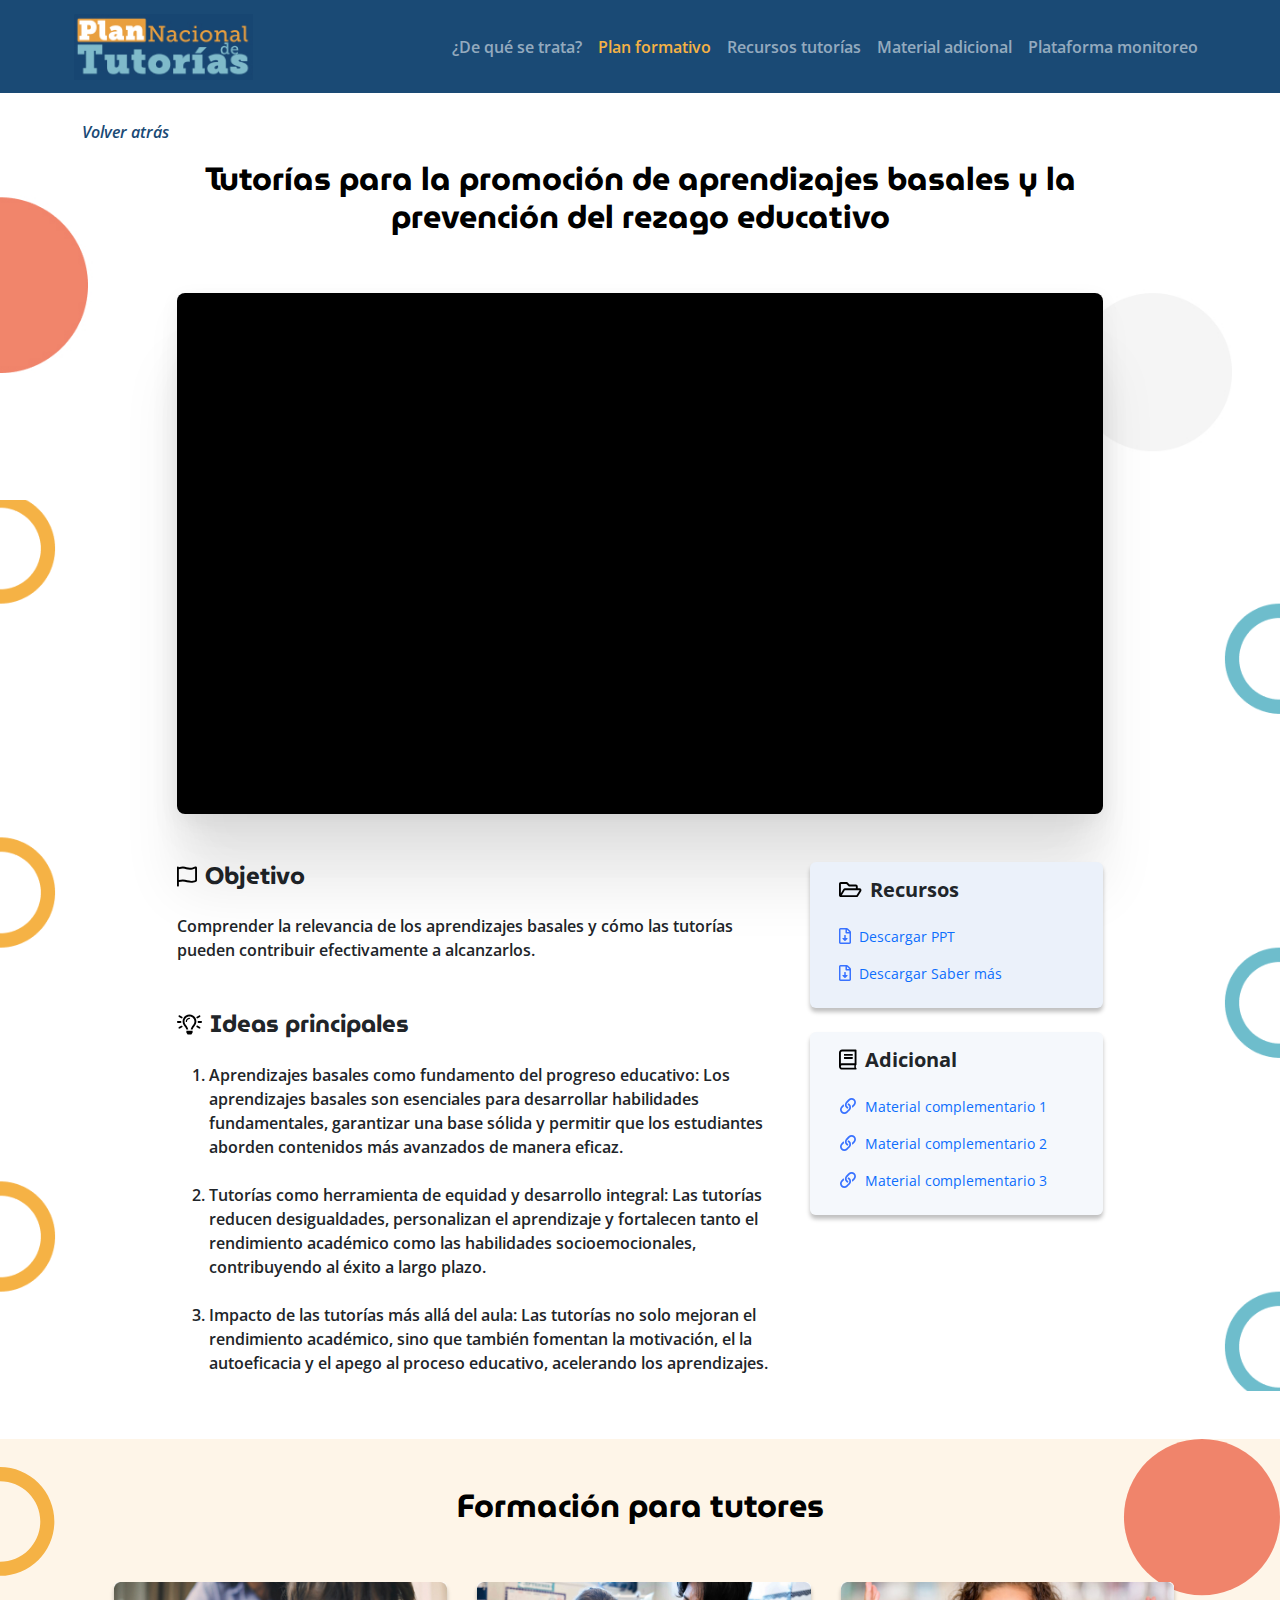
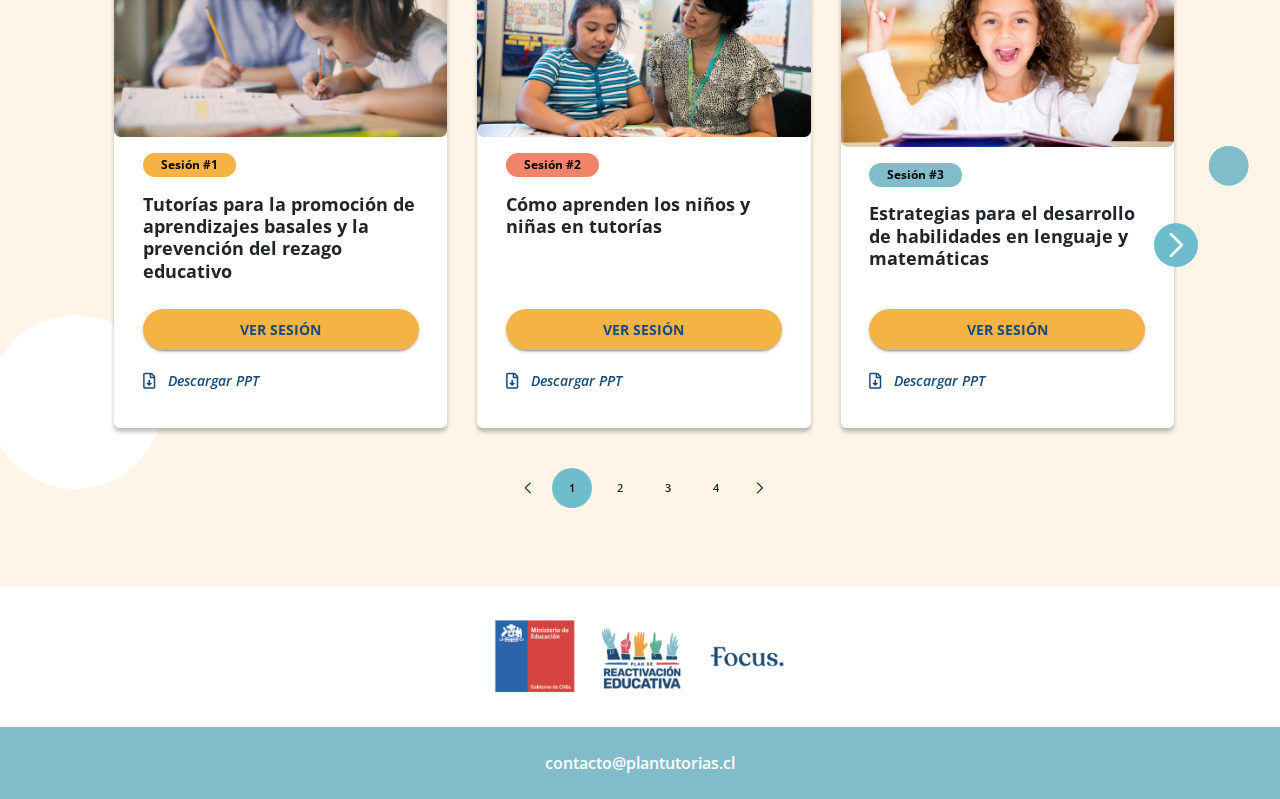
<file: sesion.html>
<!DOCTYPE html>
<html lang="es">

<head>
    <meta charset="UTF-8">
    <meta name="viewport" content="width=device-width, initial-scale=1.0">
    <title>Plan Nacional | Tutorías | Plan Formativo | Ver Sesión</title>
    <link href="https://cdn.jsdelivr.net/npm/bootstrap@5.3.3/dist/css/bootstrap.min.css" rel="stylesheet"
        integrity="sha384-QWTKZyjpPEjISv5WaRU9OFeRpok6YctnYmDr5pNlyT2bRjXh0JMhjY6hW+ALEwIH" crossorigin="anonymous">
    <link rel="preconnect" href="https://fonts.googleapis.com">
    <link rel="preconnect" href="https://fonts.gstatic.com" crossorigin>
    <link href="https://fonts.googleapis.com/css2?family=MuseoModerno:ital,wght@0,100..900;1,100..900&family=Open+Sans:ital,wght@0,300..800;1,300..800&display=swap" rel="stylesheet"> 
    <link rel="stylesheet" href="https://cdnjs.cloudflare.com/ajax/libs/animate.css/4.1.1/animate.min.css">
    <link rel="stylesheet" href="https://cdn.jsdelivr.net/npm/swiper@11/swiper-bundle.min.css" />
    <link rel="stylesheet" href="https://cdnjs.cloudflare.com/ajax/libs/font-awesome/5.15.4/css/all.min.css" integrity="sha512-1ycn6IcaQQ40/MKBW2W4Rhis/DbILU74C1vSrLJxCq57o941Ym01SwNsOMqvEBFlcgUa6xLiPY/NS5R+E6ztJQ==" crossorigin="anonymous" referrerpolicy="no-referrer" />    
    <link href="style.css" rel="stylesheet">
</head>

<body>

    <main>

        <nav class="navbar navbar-expand-lg navbar-dark fixed-top bg-light">
            <div class="container px-lg-1">
                <a class="navbar-brand" href="index.html">
                    <img src="assets/plan-nacional-de-tutorias-logo.jpg" alt="Plan Nacional Tutorias Logo" height="66" class="d-inline-block align-text-top"> 
                </a>
                <button class="navbar-toggler" type="button" data-bs-toggle="offcanvas" data-bs-target="#offcanvasNavbar" aria-controls="offcanvasNavbar" aria-label="Toggle navigation">
                    <span class="navbar-toggler-icon"></span>
                </button>
                <div class="offcanvas offcanvas-end" tabindex="-1" id="offcanvasNavbar" aria-labelledby="offcanvasNavbarLabel">
                    <div class="offcanvas-header" data-bs-theme="dark">
                        <h5 class="offcanvas-title d-none" id="offcanvasNavbarLabel">Offcanvas</h5> 
                        <button type="button" class="btn-close" data-bs-dismiss="offcanvas" aria-label="Close"></button>  
                    </div>
                    <div class="offcanvas-body">
                        <ul class="navbar-nav ms-auto">
                            <li class="nav-item" data-bs-dismiss="offcanvas">
                                <a class="nav-link" aria-current="true" href="index.html">¿De qué se trata?</a>
                            </li>
                            <li class="nav-item" data-bs-dismiss="offcanvas">
                                <a class="nav-link active" href="index.html">Plan formativo</a>
                            </li>
                            <li class="nav-item" data-bs-dismiss="offcanvas">
                                <a class="nav-link" href="recursos.html">Recursos tutorías</a>
                            </li>
                            <li class="nav-item" data-bs-dismiss="offcanvas">
                                <a class="nav-link" href="index.html">Material adicional</a>
                            </li>
                            <li class="nav-item" data-bs-dismiss="offcanvas">
                                <a class="nav-link" href="index.html">Plataforma monitoreo</a>
                            </li>
                        </ul>
                    </div> 
                </div> 
            </div>
        </nav> 

        <nav aria-label="breadcrumb">
            <div class="container mt-5">
                <div class="row">
                    <div class="col-12">
                        <ol class="breadcrumb">
                            <li class="breadcrumb-item active" aria-current="page">
                                <a href="index.html" class="text-italic text-decoration-none">Volver atrás</a>
                            </li>
                        </ol>
                    </div>
                </div>
            </div>
        </nav>

        <section class="section mb-5">
            <div class="container">
                <div class="row">
                    <div class="col-lg-10 mx-auto">

                        <div class="row">
                            <div class="col-12">
                                <h2 class="h2 pb-5 text-center animate__animated" data-animation="animate__fadeIn">Tutorías para la promoción de aprendizajes basales y la prevención del rezago educativo</h2>
                            </div>
                        </div>
                        <div class="row mb-5">
                            <div class="col-12">
                                <div class="video ratio ratio-16x9 animate__animated" data-animation="animate__fadeIn">                              
                                    <iframe src="https://player.vimeo.com/video/138039877?badge=0&amp;autopause=0&amp;player_id=0&amp;app_id=58479" class="width: 100%" width="100%" frameborder="0" allow="autoplay; fullscreen; picture-in-picture; clipboard-write" title="Plus 20: School kids"></iframe>
                                </div>
                            </div>
                        </div>
                        <div class="row justify-content-between">
                            <div class="col-lg-8">
                                <h6 class="h6 mb-4">
                                    <img src="assets/icons/flag.svg" alt=""/>
                                    Objetivo
                                </h6>
                                <p class="mb-5">Comprender la relevancia de los aprendizajes basales y cómo las tutorías pueden contribuir efectivamente a alcanzarlos.</p>
                                <h6 class="h6 mb-4">
                                    <img src="assets/icons/lightbulb-on.svg" alt=""/>
                                    Ideas principales
                                </h6>
                                <ol>
                                    <li class="mb-4">Aprendizajes basales como fundamento del progreso educativo: Los aprendizajes basales son esenciales para desarrollar habilidades fundamentales, garantizar una base sólida y permitir que los estudiantes aborden contenidos más avanzados de manera eficaz.</li>
                                    <li class="mb-4">Tutorías como herramienta de equidad y desarrollo integral: Las tutorías reducen desigualdades, personalizan el aprendizaje y fortalecen tanto el rendimiento académico como las habilidades socioemocionales, contribuyendo al éxito a largo plazo.</li>
                                    <li>Impacto de las tutorías más allá del aula: Las tutorías no solo mejoran el rendimiento académico, sino que también fomentan la motivación, el la autoeficacia y el apego al proceso educativo, acelerando los aprendizajes.</li>
                                </ol>
                            </div>
                            <div class="col-lg-4">
                                <div class="card bg-grey mb-4">
                                    <div class="card-body">
                                        <h5 class="card-title fw-bold mb-3"> 
                                            <img src="assets/icons/folder.svg" alt=""/>
                                            Recursos
                                        </h5> 
                                        <ul class="list-group list-group-flush">
                                            <li class="list-group-item">
                                                <a href="#">
                                                    <img src="assets/icons/download-blue.svg" alt="">
                                                    Descargar PPT
                                                </a>
                                            </li>
                                            <li class="list-group-item">
                                                <a href="#">
                                                    <img src="assets/icons/download-blue.svg" alt="">
                                                    Descargar Saber más
                                                </a>
                                            </li>
                                        </ul>
                                    </div>
                                </div>
                                <div class="card bg-light-grey">
                                    <div class="card-body">
                                        <h5 class="card-title fw-bold mb-3">
                                            <img src="assets/icons/book.svg" alt=""/>
                                            Adicional
                                        </h5>
                                        <ul class="list-group list-group-flush">
                                            <li class="list-group-item">
                                                <a href="#">
                                                    <img src="assets/icons/link.svg" alt="">
                                                    Material complementario 1
                                                </a>
                                            </li>
                                            <li class="list-group-item">
                                                <a href="#">
                                                    <img src="assets/icons/link.svg" alt="">
                                                    Material complementario 2
                                                </a>
                                            </li>
                                            <li class="list-group-item">
                                                <a href="#">
                                                    <img src="assets/icons/link.svg" alt="">
                                                    Material complementario 3
                                                </a>
                                            </li>
                                        </ul>
                                    </div>
                                </div>
                            </div>
                        </div>
                    </div>
                </div>
            </div>
        </section>

        <section class="section bg-secondary">
            <div class="container">
                <div class="row">
                    <div class="col-12">
                        <h2 class="h2 py-5 text-center">Formación para tutores</h2>
                    </div>
                </div>
                <div class="row">
                    <div class="col-12">
                        <div class="swiper">
                            <div class="swiper-wrapper">
                                <div class="swiper-slide d-flex align-items-stretch">
                                    <div class="card">
                                        <img src="assets/image-4.jpg" class="card-img-top" alt="...">
                                        <div class="card-body d-flex align-items-start flex-column">
                                            <span class="badge rounded-pill badge-warning">Sesión #1</span>
                                            <h3 class="h5 card-title">Tutorías para la promoción de aprendizajes basales y la prevención del rezago educativo</h3>
                                            <a href="#" class="btn btn-primary mt-auto w-100">Ver sesión</a>
                                            <a href="#" class="card-link">
                                                Descargar PPT
                                            </a>
                                        </div>
                                    </div>
                                </div>
                                <div class="swiper-slide d-flex align-items-stretch">
                                    <div class="card">
                                        <img src="assets/image-5.jpg" class="card-img-top" alt="...">
                                        <div class="card-body d-flex align-items-start flex-column">
                                            <span class="badge rounded-pill badge-danger">Sesión #2</span>
                                            <h3 class="h5 card-title">Cómo aprenden los niños y niñas en tutorías</h3>
                                            <a href="#" class="btn btn-primary mt-auto w-100">Ver sesión</a>
                                            <a href="#" class="card-link">
                                                Descargar PPT
                                            </a>
                                        </div>
                                    </div>
                                </div>
                                <div class="swiper-slide d-flex align-items-stretch">
                                    <div class="card">
                                        <img src="assets/image-6.jpg" class="card-img-top" alt="...">
                                        <div class="card-body d-flex align-items-start flex-column">
                                            <span class="badge rounded-pill badge-info">Sesión #3</span>
                                            <h3 class="h5 card-title">Estrategias para el desarrollo de habilidades en lenguaje y matemáticas</h3>
                                            <a href="#" class="btn btn-primary mt-auto w-100">Ver sesión</a>
                                            <a href="#" class="card-link">
                                                Descargar PPT
                                            </a>
                                        </div>
                                    </div>
                                </div>
                                <div class="swiper-slide d-flex align-items-stretch">
                                    <div class="card">
                                        <img src="assets/image-1.jpg" class="card-img-top" alt="...">
                                        <div class="card-body d-flex align-items-start flex-column">
                                            <span class="badge rounded-pill badge-warning">Sesión #1</span>
                                            <h3 class="h5 card-title">Tutorías para la promoción de aprendizajes basales y la prevención del rezago educativo</h3>
                                            <a href="#" class="btn btn-primary mt-auto w-100">Ver sesión</a>
                                            <a href="#" class="card-link">
                                                Descargar PPT
                                            </a>
                                        </div>
                                    </div>
                                </div>
                                <div class="swiper-slide d-flex align-items-stretch">
                                    <div class="card">
                                        <img src="assets/image-1.jpg" class="card-img-top" alt="...">
                                        <div class="card-body d-flex align-items-start flex-column">
                                            <span class="badge rounded-pill badge-warning">Sesión #1</span>
                                            <h3 class="h5 card-title">Tutorías para la promoción de aprendizajes basales y la prevención del rezago educativo</h3>
                                            <a href="#" class="btn btn-primary mt-auto w-100">Ver sesión</a>
                                            <a href="#" class="card-link">
                                                Descargar PPT
                                            </a>
                                        </div>
                                    </div>
                                </div>
                                <div class="swiper-slide d-flex align-items-stretch">
                                    <div class="card">
                                        <img src="assets/image-1.jpg" class="card-img-top" alt="...">
                                        <div class="card-body d-flex align-items-start flex-column">
                                            <span class="badge rounded-pill badge-warning">Sesión #1</span>
                                            <h3 class="h5 card-title">Tutorías para la promoción de aprendizajes basales y la prevención del rezago educativo</h3>
                                            <a href="#" class="btn btn-primary mt-auto w-100">Ver sesión</a>
                                            <a href="#" class="card-link">
                                                Descargar PPT
                                            </a>
                                        </div>
                                    </div>
                                </div>
                            </div> 
                            <div class="append-buttons">
                                <a href="#" class="prepend-slide"> </a>  
                                <div class="swiper-pagination"></div>   
                                <a href="#" class="append-slide"> </a> 
                            </div>
                            <div class="swiper-button-prev"></div>
                            <div class="swiper-button-next"></div> 
                        </div>
                    </div> 
                </div>
            </div>
        </section>

        <footer>
            
            <div class="container">
                <div class="row">
                    <div class="col py-4 text-center">
                        <img src="assets/logos-footer.jpg" alt="">
                    </div>
                </div>
            </div> 

            <div class="footer py-4">
                <div class="container px-5 px-lg-1">
                    <div class="row"> 
                        <div class="col">
                            <p class="text-white text-center m-0">contacto@plantutorias.cl</p>
                        </div>
                    </div>
                </div>
            </div>

        </footer> 

    </main>

    <script src="https://cdn.jsdelivr.net/npm/bootstrap@5.3.3/dist/js/bootstrap.bundle.min.js"
        integrity="sha384-YvpcrYf0tY3lHB60NNkmXc5s9fDVZLESaAA55NDzOxhy9GkcIdslK1eN7N6jIeHz"
        crossorigin="anonymous"></script>
    <script src="https://cdn.jsdelivr.net/npm/swiper@11/swiper-bundle.min.js"></script>
    <script src="main.js"></script>

</body>

</html>
</file>
<file: style.css>
:root {
    --black:        rgba(0, 0, 0, 1);
    --blue:         rgba(56, 114, 255, 1);
    --cyan:         rgba(128, 188, 202, 1);
    --dark-blue:    rgba(26, 74, 117, 1);
    --dark-grey:    rgba(117, 117, 117, 1);
    --grey:         rgba(235, 241, 250, 1); 
    --light-grey:   rgba(235, 241, 250, .5); 
    --light-yellow: rgba(254, 245, 232, 1);
    --pink:         rgba(197, 100, 159, 1);
    --salmon:       rgba(240, 132, 107, 1);
    --sky:          rgba(110, 189, 204, 1);
    --white:        rgba(255, 255, 255, 1);
    --yellow:       rgba(245, 178, 69, 1);
    --museo:        "MuseoModerno", sans-serif;
    --open-sans:    'Open Sans', arial, sans-serif;
}

body {
    font-family: var(--open-sans);
    font-size: 1rem;
    font-weight: 600;
    padding-top: 4.5em;
}

@media (min-width: 960px){ 

    .section{
        background-image: url(assets/background-section.jpg), url(assets/background-6.png);
        background-position: center top, center center;
        background-repeat: no-repeat, repeat-y; 
        background-size: 100%, 100%;
    }

    .section.bg-secondary{
        background-image: url(assets/background-3.svg);
    }

}

/* navbar */

.navbar{
    background-color: var(--dark-blue)!important;
}

.navbar .navbar-expand-lg .navbar-nav .nav-link{
    color: var(--white);
    font-size: .8rem;
    padding-left: 2rem;
    text-transform: uppercase;
}

.navbar .navbar-nav .nav-item .nav-link:hover, 
.navbar .navbar-nav .nav-item .nav-link:focus, 
.navbar .navbar-nav .nav-item .nav-link:active, 
.navbar .navbar-nav .nav-item .nav-link.active
{
    color: var(--yellow);
}

.navbar .navbar-toggler{
    border-color: var(--primary);
}

.navbar .navbar-toggler:focus{
    box-shadow: var(--primary)
}

.navbar .offcanvas{
    background: var(--dark-blue)
} 

.navbar .offcanvas .offcanvas-header .btn-close{
    color: var(--white)!important;
}
 
/* nav-pills */

.nav-pills{
    justify-content: center;
}

.nav-pills .nav-item{
    margin: 0 .5rem;
}

.nav-pills .nav-item .nav-link{
    border-radius: 50px;
    border: 1px solid var(--dark-blue);
    color: var(--dark-blue);
    font-weight: 700;
}

.nav-pills .nav-item .nav-link.active{
    background: var(--sky);
    border: 1px solid var(--sky);
    color: var(--white);
}


/* breadcrumb */

.breadcrumb-item.active a{
    color: var(--dark-blue);
    font-style: italic;
}

/* titles */

.h1, .h2, .h3, .h4{
    color: var(--black); 
    font-family: var(--museo);
    font-size: 2rem;
    font-weight: 700;
}

.h3 {
    font-family: var(--open-sans);
    font-size: 1.5rem;
    font-weight: 700;
}

.h4 {
    color: var(--dark-grey);
    font-family: var(--open-sans);
    font-size: 1.1rem;
    text-transform: uppercase;
}
 
.h6 {
    font-family: var(--museo);
    font-size: 1.5rem;
    font-weight: 700;
    align-items: center;
    display: flex;
}
 
.h6 img{
    margin-right: 8px;
}

/* hero */

.hero {
    background-size: 100%;
    height: 60vh;
    overflow: hidden;
    background-position: bottom right; 
    background-repeat: no-repeat;
    background-size: 55%;
}  

.hero.hero-info{ 
    background-color: var(--cyan);
}

.hero.hero-warning{ 
    background-color: var(--yellow);
}

@media (min-width: 960px){

    .hero{ 
        background-image: url(assets/background-hero.svg);
    } 

}

/* bg */

.bg-grey{
    background-color: var(--grey)
}

.bg-light-grey{
    background-color: var(--light-grey)
}

.bg-secondary{
    background-color: var(--light-yellow)!important;
}

.bg-warning{
    background-color: var(--yellow)!important;
}

.bg-danger{
    background-color: var(--salmon)!important;
}

.bg-info{
    background-color: var(--cyan)!important;
}

/* badge */

.badge{
    color: var(--black)!important;
    margin-bottom: 1.3em;
    padding: .5em 1.5em;
}

.badge-danger{
    background-color: var(--salmon)!important;
}

.badge-info{
    background-color: var(--cyan)!important;
}

.badge-warning{
    background-color: var(--yellow)!important;
}

/* btn */

.btn{
    border-radius: 50px;
    font-weight: bolder;
    text-transform: uppercase;
}

.btn-lg{
    padding: 1rem 2rem;
}

.btn.btn-primary{
    background-color: var(--yellow)!important;
    border: none;
    box-shadow: 0 3px 1px -2px rgba(0, 0, 0, .2), 
                0 2px 2px 0 rgba(0, 0, 0, .14), 
                0 1px 5px 0 rgba(0, 0, 0, .12);
    color: var(--dark-blue);
    font-size: .9rem;
    font-weight: 700;
    padding: .6rem;
    text-transform: uppercase;
}

/* card */

.card{
    border: none;
    box-shadow: 0 4px 4px 0px rgba(0, 0, 0, .25);
}

.card .card-body{
    padding: 1rem 1.8rem;
}

.card .card-body .h5{
    font-family: var(--open-sans);
    font-size: 1.1rem;
    font-weight: 700;
    line-height: 1.4rem;
}
    
.card .card-link{
    align-items: center;
    color: var(--dark-blue);
    display: block;
    display: flex;
    font-size: .85rem;
    font-style: italic;
    margin: 1rem 0;
    text-decoration: none;
}

.card .card-link:before{
    content: '';
    background-image: url(assets/icons/download.svg);
    background-position: center left;
    background-repeat: no-repeat;
    background-size: contain;
    display: inline-block;
    height: 30px;
    width: 25px;
}

.card .card-title{
    display: flex;
    align-items: center;
    margin-bottom: 1.6rem;
}

.card .card-title img{
    margin-right: 8px;
}

/* list-group */

.card .list-group{
    background: transparent;
}

.card .list-group .list-group-item{
    background: transparent;
    border: none;
    padding-left: 0;
    padding-right: 0;
}

.card .list-group .list-group-item a {
    text-decoration: none;
    display: flex;
    align-items: center;
    font-weight: normal;
    font-size: 14px;
}

.card .list-group .list-group-item a img{
    margin-right: 8px;
}

/* figure */

.figure {
    overflow: hidden;
}

.figure-img {
    height: 100%;
    object-fit: cover; 
} 
 
/* video */ 
  
.video {
    /* --video--width: 1296;
    --video--height: 540; */

    border-radius: 8px;
    position: relative; 
    overflow: hidden;
    max-width: 100%;
    background: black;
    box-shadow: 0 50px 64px rgba(0, 0, 0, .01),
                0 75px 59px rgba(0, 0, 0, .08),
                0 42px 50px rgba(0, 0, 0, .02),
                0 18px 37px rgba(0, 0, 0, .04),
                0 5px 20px rgba(0, 0, 0, .05);
    overflow: hidden;
}

.video iframe,
.video object,
.video embed {
    position: absolute;
    top: 0;
    left: 0;
    width: 100%;
    height: 100%;
}

/* footer */

.footer {
    background-color: var(--cyan);
}

/* swiper carousel */

.swiper {
    height: 87%; 
    padding: 20px;
    width: 100%;
}

@media (min-width: 576px){ 
    
    .swiper {
        height: 87%;
        padding: 0 24px 80px 32px;
        width: 100%;
    }

}

.swiper-button-next.swiper-button-disabled, .swiper-button-prev.swiper-button-disabled{
    display: none;
}

.swiper-button-prev, .swiper-rtl .swiper-button-next{ 
    left: 0px;
}

.swiper-button-next, .swiper-rtl .swiper-button-prev{
    right: 0px;
}

.swiper-button-prev, .swiper-rtl .swiper-button-next,
.swiper-button-next, .swiper-rtl .swiper-button-prev{
    background: var(--sky);
    border-radius: 50px;
    padding: 22px;
} 

.swiper-button-next:after, .swiper-button-prev:after{
    color: white;
    font-size: 1.5rem;
}

.swiper-horizontal>.swiper-pagination-bullets, .swiper-pagination-bullets.swiper-pagination-horizontal, .swiper-pagination-custom, .swiper-pagination-fraction{
    bottom: 0;  
    position: relative;
    width: auto;
}

.swiper-pagination-bullet {
    align-content: center;
    background: transparent;
    color: rgba(0,0,0,.87);
    font-size: .7rem;
    height: 40px;
    line-height: 20px;
    opacity: 1;
    text-align: center;
    width: 40px;
}

.swiper-pagination-bullet-active {
    background: var(--sky);
    color: var(--black);
}
    
.append-buttons  {
    align-items: center;
    display: flex;
    justify-content: center;
    margin-top: 40px;
} 

.prepend-slide, 
.append-slide{
    display: none
}

@media (min-width: 576px){ 
    .prepend-slide, 
    .append-slide{
        align-content: center;
        border-radius: 50px;  
        color: rgba(0,0,0,.87);
        display: inline-block;
        font-family: swiper-icons;
        font-size: .7rem;
        font-variant: initial;
        height: 40px;  
        letter-spacing: 0;
        line-height: 1;
        text-align: center;
        text-decoration: none; 
        text-transform: none !important;
        width: 40px;
    }

    .prepend-slide:after{
        content: 'prev';
    } 

    .append-slide:after{
        content: 'next';
    } 
}

.opacity{
    opacity: .8
}
</file>
